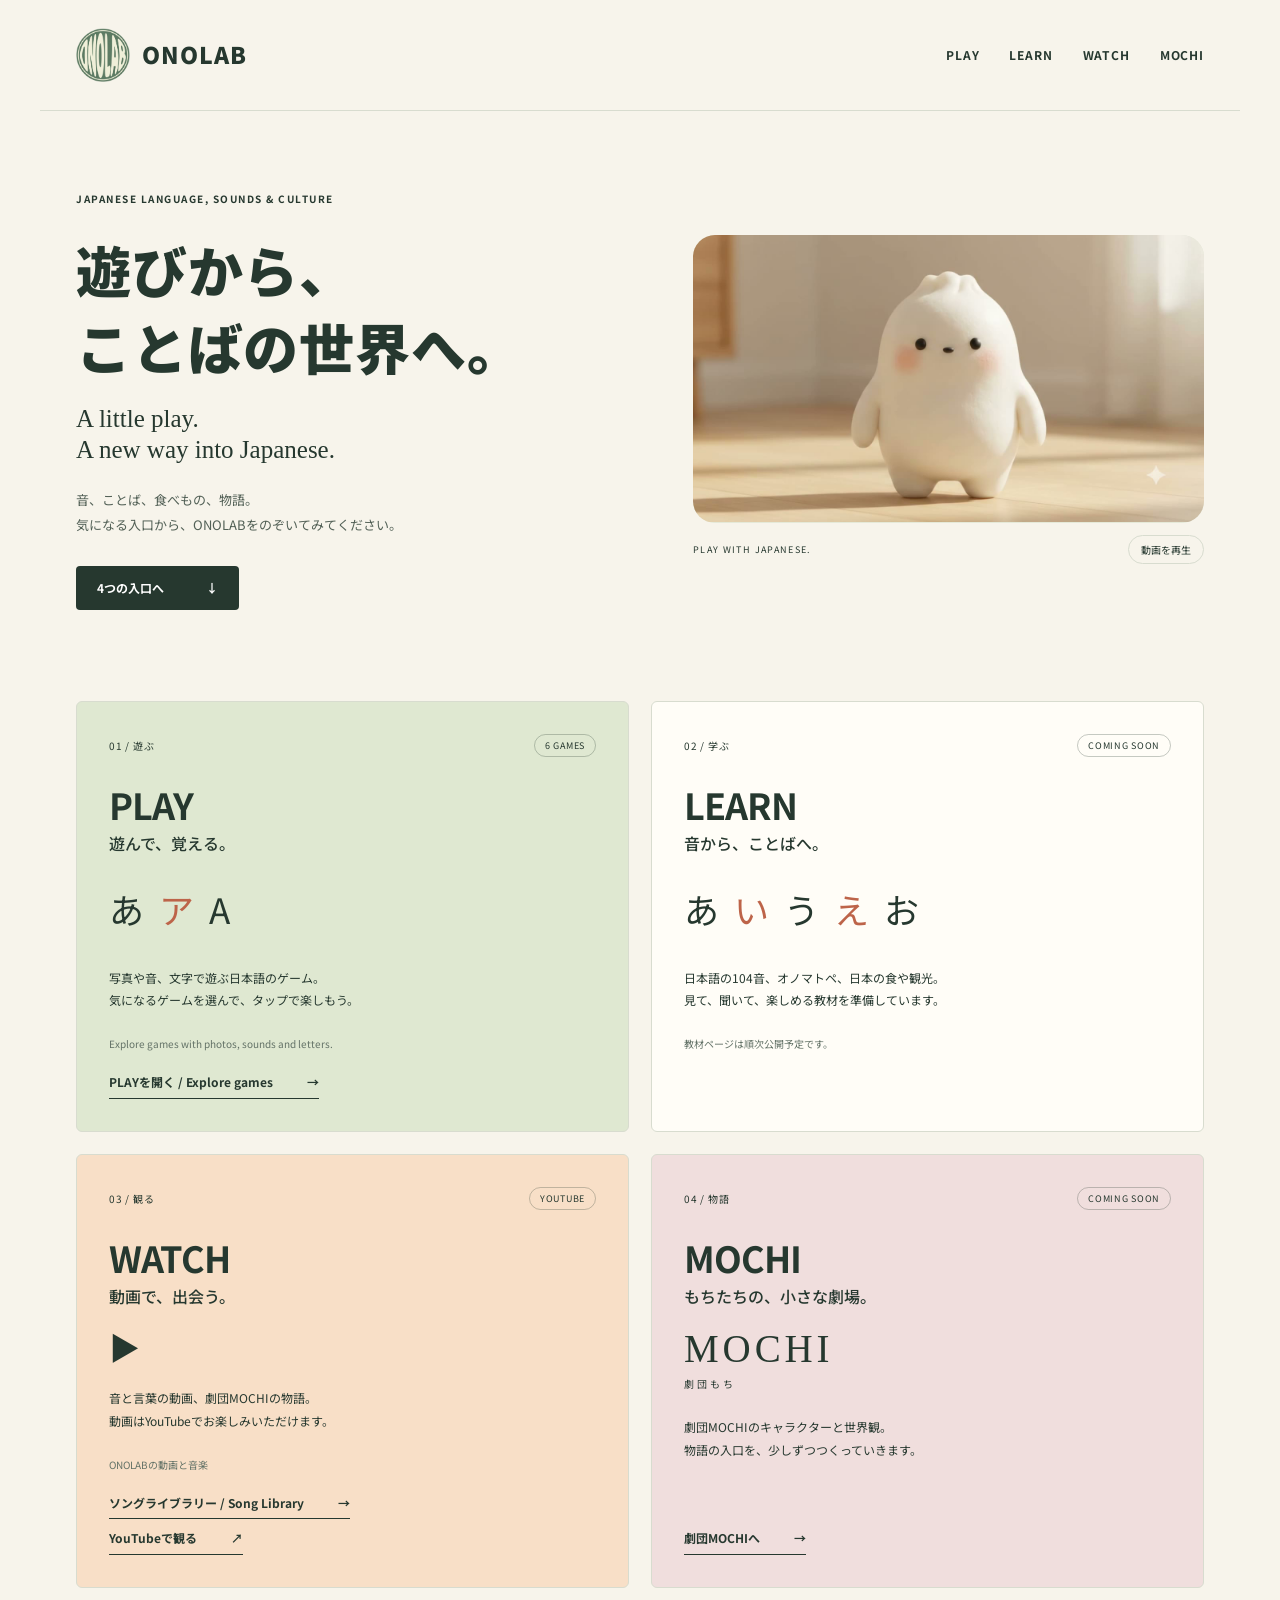
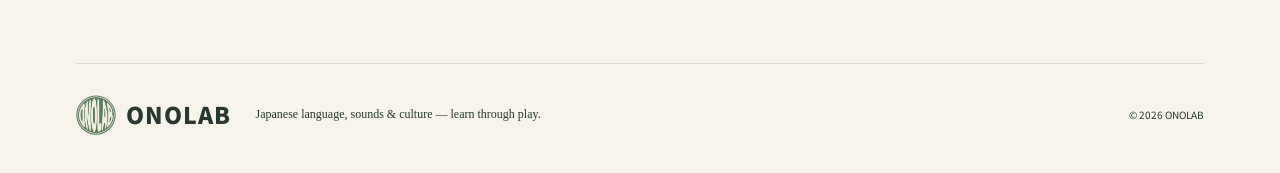
<file: index.html>
<!doctype html>
<html lang="ja">
<head>
<meta charset="utf-8"><meta name="viewport" content="width=device-width,initial-scale=1">
<title>ONOLAB — Japanese language, sounds & culture</title>
<meta name="description" content="遊びから、日本語と日本文化へ。ONOLABのゲーム、音と言葉の教材、動画、劇団MOCHIへの入口。">
<link rel="icon" type="image/svg+xml" href="data:image/svg+xml,%3Csvg xmlns='http://www.w3.org/2000/svg' viewBox='0 0 40 40'%3E%3Crect width='40' height='40' rx='12' fill='%2326382f'/%3E%3Ccircle cx='20' cy='20' r='11' fill='none' stroke='%23f6f2e8' stroke-width='5'/%3E%3C/svg%3E">
<link rel="stylesheet" href="style.css">
</head>
<body>
<header class="top"><a class="brand" href="./" aria-label="ONOLAB ホーム"><img class="brand-logo" src="logo.png" alt="">ONOLAB</a><nav aria-label="メイン"><a href="play/">PLAY</a><a href="#learn">LEARN</a><a href="#watch">WATCH</a><a href="mochi.html">MOCHI</a></nav></header>
<main>
<section class="hero"><div class="hero-copy"><p class="eyebrow">JAPANESE LANGUAGE, SOUNDS & CULTURE</p><h1>遊びから、<br>ことばの世界へ。</h1><p class="english">A little play.<br>A new way into Japanese.</p><p class="intro">音、ことば、食べもの、物語。<br>気になる入口から、ONOLABをのぞいてみてください。</p><a class="button" href="#doors">4つの入口へ <span aria-hidden="true">↓</span></a></div><div class="hero-art has-video"><video class="hero-video" id="welcome-video" autoplay muted loop playsinline preload="metadata" poster="mochi-poster.jpg" aria-label="視聴者の声を聞くMOCHIのキャラクター"><source src="mochi-welcome.mp4" type="video/mp4"></video><div class="video-caption"><p>PLAY WITH JAPANESE.</p><button class="motion-toggle" id="motion-toggle" type="button" aria-controls="welcome-video">動画を一時停止</button></div></div></section>
<section class="doors" id="doors" aria-label="ONOLABの4つの入口">
<article class="door play" id="play"><div class="door-top"><span class="serial">01 / 遊ぶ</span><span class="status">6 GAMES</span></div><h2><a href="play/">PLAY<span>遊んで、覚える。</span></a></h2><div class="sound" aria-hidden="true">あ <span>ア</span> A</div><p>写真や音、文字で遊ぶ日本語のゲーム。<br>気になるゲームを選んで、タップで楽しもう。</p><p class="small" lang="en">Explore games with photos, sounds and letters.</p><a class="text-link" href="play/">PLAYを開く / Explore games <span aria-hidden="true">→</span></a></article>
<article class="door learn" id="learn"><div class="door-top"><span class="serial">02 / 学ぶ</span><span class="status">COMING SOON</span></div><h2>LEARN<span>音から、ことばへ。</span></h2><div class="sound" aria-hidden="true">あ <span>い</span> う <span>え</span> お</div><p>日本語の104音、オノマトペ、日本の食や観光。<br>見て、聞いて、楽しめる教材を準備しています。</p><p class="small">教材ページは順次公開予定です。</p></article>
<article class="door watch" id="watch"><div class="door-top"><span class="serial">03 / 観る</span><span class="status">YOUTUBE</span></div><h2>WATCH<span>動画で、出会う。</span></h2><div class="video-symbol" aria-hidden="true">▶</div><p>音と言葉の動画、劇団MOCHIの物語。<br>動画はYouTubeでお楽しみいただけます。</p><p class="small">ONOLABの動画と音楽</p><a class="text-link" href="songs/">ソングライブラリー / Song Library <span aria-hidden="true">→</span></a><a class="text-link" href="https://www.youtube.com/@ONOLAB" target="_blank" rel="noopener noreferrer">YouTubeで観る <span aria-hidden="true">↗</span></a></article>
<article class="door mochi" id="mochi"><div class="door-top"><span class="serial">04 / 物語</span><span class="status">COMING SOON</span></div><h2>MOCHI<span>もちたちの、小さな劇場。</span></h2><div class="mochi-word" aria-hidden="true">MOCHI<span>劇団もち</span></div><p>劇団MOCHIのキャラクターと世界観。<br>物語の入口を、少しずつつくっていきます。</p><a class="text-link" href="mochi.html">劇団MOCHIへ <span aria-hidden="true">→</span></a></article>
</section>
</main>
<footer><a class="brand" href="./"><img class="brand-logo" src="logo.png" alt="">ONOLAB</a><p>Japanese language, sounds & culture — learn through play.</p><span>© 2026 ONOLAB</span></footer>
<script>
const video = document.getElementById('welcome-video');
const toggle = document.getElementById('motion-toggle');
const reducedMotion = window.matchMedia('(prefers-reduced-motion: reduce)');
function syncMotion() { toggle.textContent = video.paused ? '動画を再生' : '動画を一時停止'; }
video.addEventListener('play', syncMotion);
video.addEventListener('pause', syncMotion);
toggle.addEventListener('click', () => { if (video.paused) video.play().catch(syncMotion); else video.pause(); });
if (reducedMotion.matches) { video.removeAttribute('autoplay'); video.pause(); }
reducedMotion.addEventListener('change', event => { if (event.matches) video.pause(); });
syncMotion();
</script>
</body></html>
</file>
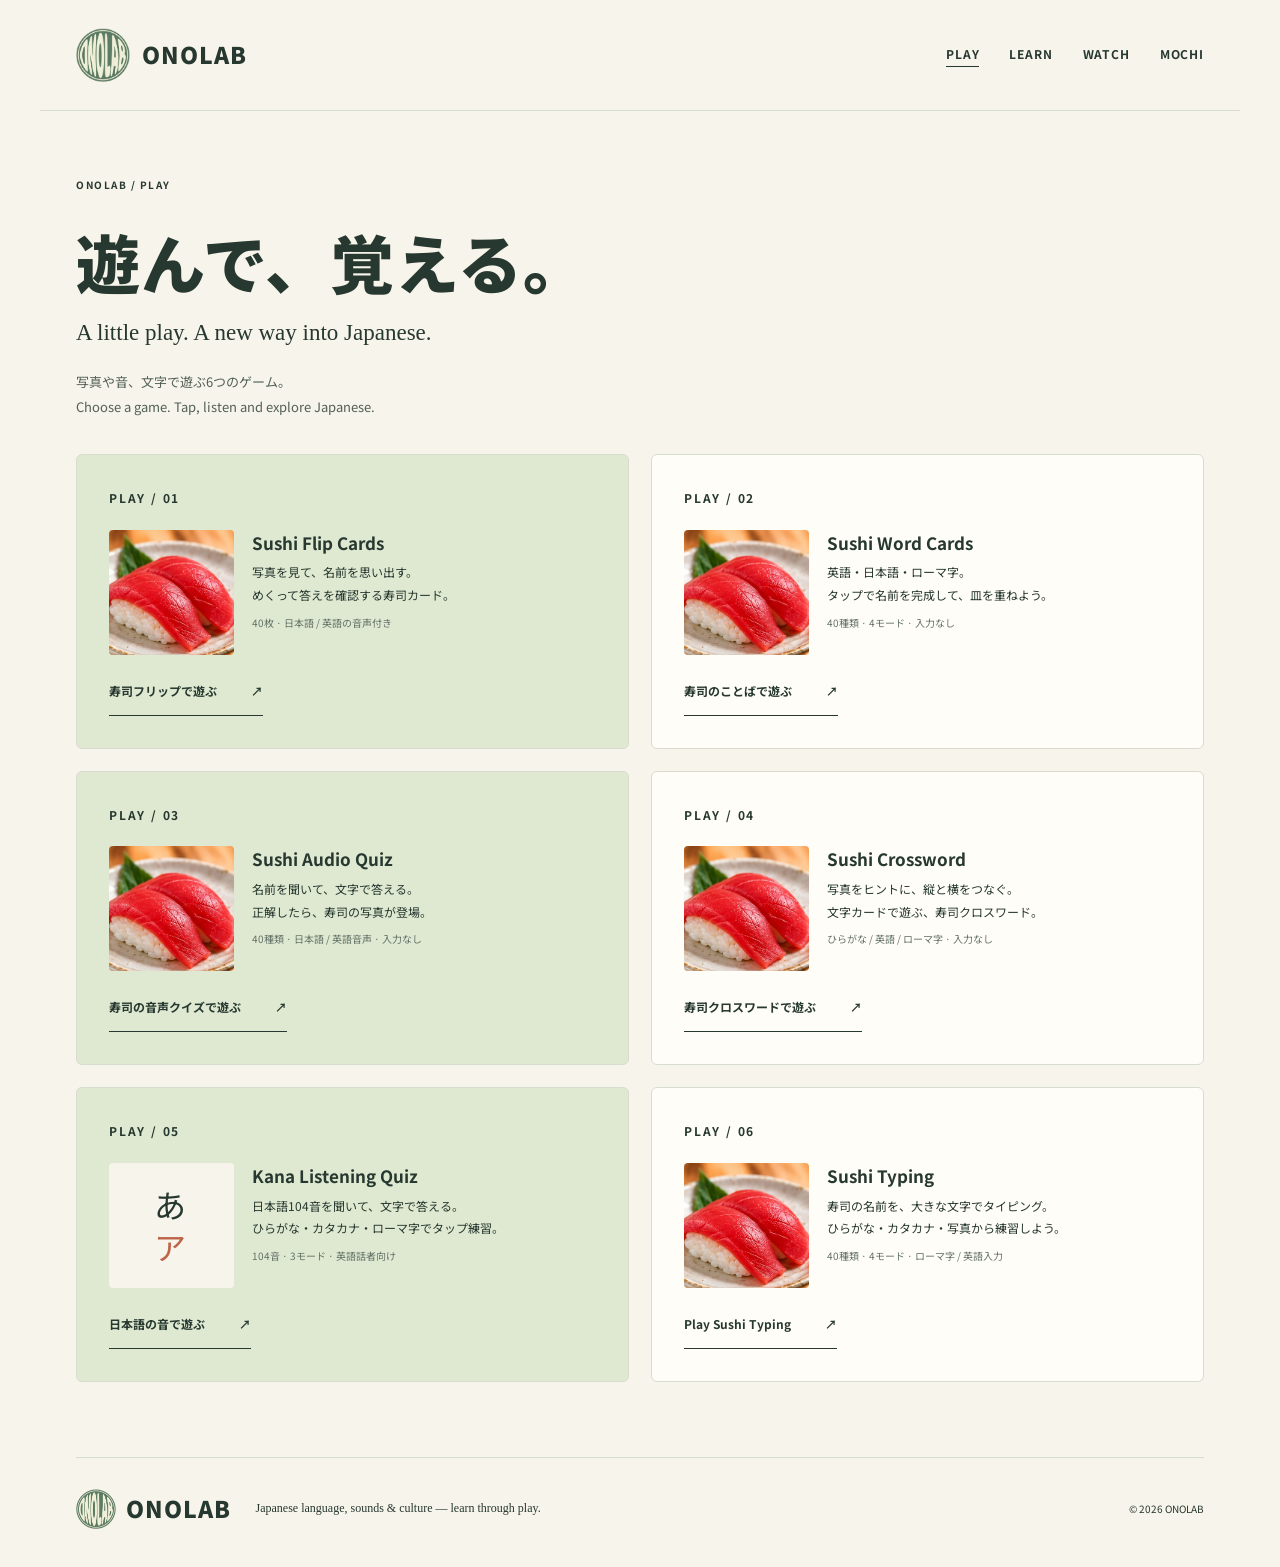
<file: play/index.html>
<!doctype html>
<html lang="ja">
<head>
<meta charset="utf-8"><meta name="viewport" content="width=device-width,initial-scale=1">
<title>PLAY — ONOLAB Games</title>
<meta name="description" content="写真、音声、文字で遊ぶONOLABの日本語ゲーム。寿司フリップ、ことばカード、音声クイズ、クロスワード、日本語104音クイズ、寿司タイピング。">
<link rel="icon" type="image/svg+xml" href="data:image/svg+xml,%3Csvg xmlns='http://www.w3.org/2000/svg' viewBox='0 0 40 40'%3E%3Crect width='40' height='40' rx='12' fill='%2326382f'/%3E%3Ccircle cx='20' cy='20' r='11' fill='none' stroke='%23f6f2e8' stroke-width='5'/%3E%3C/svg%3E">
<link rel="stylesheet" href="../style.css">
<style>
.play-intro{padding:64px 0 34px}.play-intro h1{font-size:clamp(38px,6vw,64px);margin-bottom:12px}.play-intro .english{font-size:23px}.play-intro .intro{margin-bottom:0}.games{display:grid;grid-template-columns:repeat(2,minmax(0,1fr));gap:22px;padding-bottom:75px}.game-card{min-width:0;min-height:285px;background:var(--green)}.game-card:nth-child(2n){background:#fffdf7}.game-card .eyebrow{margin-bottom:20px}.game-card .sushi-link{width:100%;align-items:flex-start}.game-card h3{line-height:1.5}.game-card .sound{width:125px;min-width:125px;height:125px;border-radius:4px;background:#f7f4eb;display:grid;place-content:center;font-size:32px;letter-spacing:.08em;line-height:1.3;margin:0}.game-card .sushi-link .sound span{display:block;text-align:center}.game-card .text-link{min-height:44px}.top nav a[aria-current="page"]{border-bottom:1px solid currentColor}@media(max-width:750px){.play-intro{padding:44px 0 26px}.games{grid-template-columns:1fr;gap:16px}.game-card{min-height:260px}.game-card .sound{width:105px;min-width:105px;height:105px}}@media(max-width:420px){.play-intro h1{font-size:28px}.game-card .sushi-link{flex-wrap:nowrap;gap:14px}.game-card .sushi-link img,.game-card .sound{width:76px;min-width:76px;height:76px}.game-card .sound{font-size:25px}.game-card h3{font-size:16px}.game-card{padding:22px}}
</style></head><body>
<header class="top"><a class="brand" href="../" aria-label="ONOLAB ホーム"><img class="brand-logo" src="../logo.png" alt="">ONOLAB</a><nav aria-label="メイン"><a href="./" aria-current="page">PLAY</a><a href="../#learn">LEARN</a><a href="../#watch">WATCH</a><a href="../mochi.html">MOCHI</a></nav></header>
<main><section class="play-intro"><p class="eyebrow">ONOLAB / PLAY</p><h1>遊んで、覚える。</h1><p class="english" lang="en">A little play. A new way into Japanese.</p><p class="intro">写真や音、文字で遊ぶ6つのゲーム。<br><span lang="en">Choose a game. Tap, listen and explore Japanese.</span></p></section>
<section class="games" aria-label="ゲーム一覧 / Games"><article class="door game-card"><p class="eyebrow">PLAY / 01</p><a class="sushi-link" href="../sushi.html"><img src="../assets/sushi.jpg" alt="まぐろの握り寿司"><div><h3>Sushi Flip Cards</h3><p>写真を見て、名前を思い出す。<br>めくって答えを確認する寿司カード。</p><p class="small">40枚 · 日本語 / 英語の音声付き</p></div></a><a class="text-link" href="../sushi.html">寿司フリップで遊ぶ <span aria-hidden="true">↗</span></a></article>
<article class="door game-card"><p class="eyebrow">PLAY / 02</p><a class="sushi-link" href="sushi-words/"><img src="../assets/sushi.jpg" alt="寿司のことばカード"><div><h3>Sushi Word Cards</h3><p>英語・日本語・ローマ字。<br>タップで名前を完成して、皿を重ねよう。</p><p class="small">40種類 · 4モード · 入力なし</p></div></a><a class="text-link" href="sushi-words/">寿司のことばで遊ぶ <span aria-hidden="true">↗</span></a></article>
<article class="door game-card"><p class="eyebrow">PLAY / 03</p><a class="sushi-link" href="sushi-audio/"><img src="../assets/sushi.jpg" alt="寿司の音声クイズ"><div><h3>Sushi Audio Quiz</h3><p>名前を聞いて、文字で答える。<br>正解したら、寿司の写真が登場。</p><p class="small">40種類 · 日本語 / 英語音声 · 入力なし</p></div></a><a class="text-link" href="sushi-audio/">寿司の音声クイズで遊ぶ <span aria-hidden="true">↗</span></a></article>
<article class="door game-card"><p class="eyebrow">PLAY / 04</p><a class="sushi-link" href="sushi-crossword/"><img src="../assets/sushi.jpg" alt="寿司クロスワード"><div><h3>Sushi Crossword</h3><p>写真をヒントに、縦と横をつなぐ。<br>文字カードで遊ぶ、寿司クロスワード。</p><p class="small">ひらがな / 英語 / ローマ字 · 入力なし</p></div></a><a class="text-link" href="sushi-crossword/">寿司クロスワードで遊ぶ <span aria-hidden="true">↗</span></a></article>
<article class="door game-card"><p class="eyebrow">PLAY / 05</p><a class="sushi-link" href="kana-listening/"><div class="sound" aria-hidden="true">あ <span>ア</span></div><div><h3>Kana Listening Quiz</h3><p>日本語104音を聞いて、文字で答える。<br>ひらがな・カタカナ・ローマ字でタップ練習。</p><p class="small">104音 · 3モード · 英語話者向け</p></div></a><a class="text-link" href="kana-listening/">日本語の音で遊ぶ <span aria-hidden="true">↗</span></a></article><article class="door game-card"><p class="eyebrow">PLAY / 06</p><a class="sushi-link" href="sushi-typing/"><img src="../assets/sushi.jpg" alt="寿司タイピング"><div><h3>Sushi Typing</h3><p>寿司の名前を、大きな文字でタイピング。<br>ひらがな・カタカナ・写真から練習しよう。</p><p class="small">40種類 · 4モード · ローマ字 / 英語入力</p></div></a><a class="text-link" href="sushi-typing/">Play Sushi Typing <span aria-hidden="true">↗</span></a></article></section></main>
<footer><a class="brand" href="../"><img class="brand-logo" src="../logo.png" alt="">ONOLAB</a><p>Japanese language, sounds & culture — learn through play.</p><span>© 2026 ONOLAB</span></footer>
</body></html>
</file>
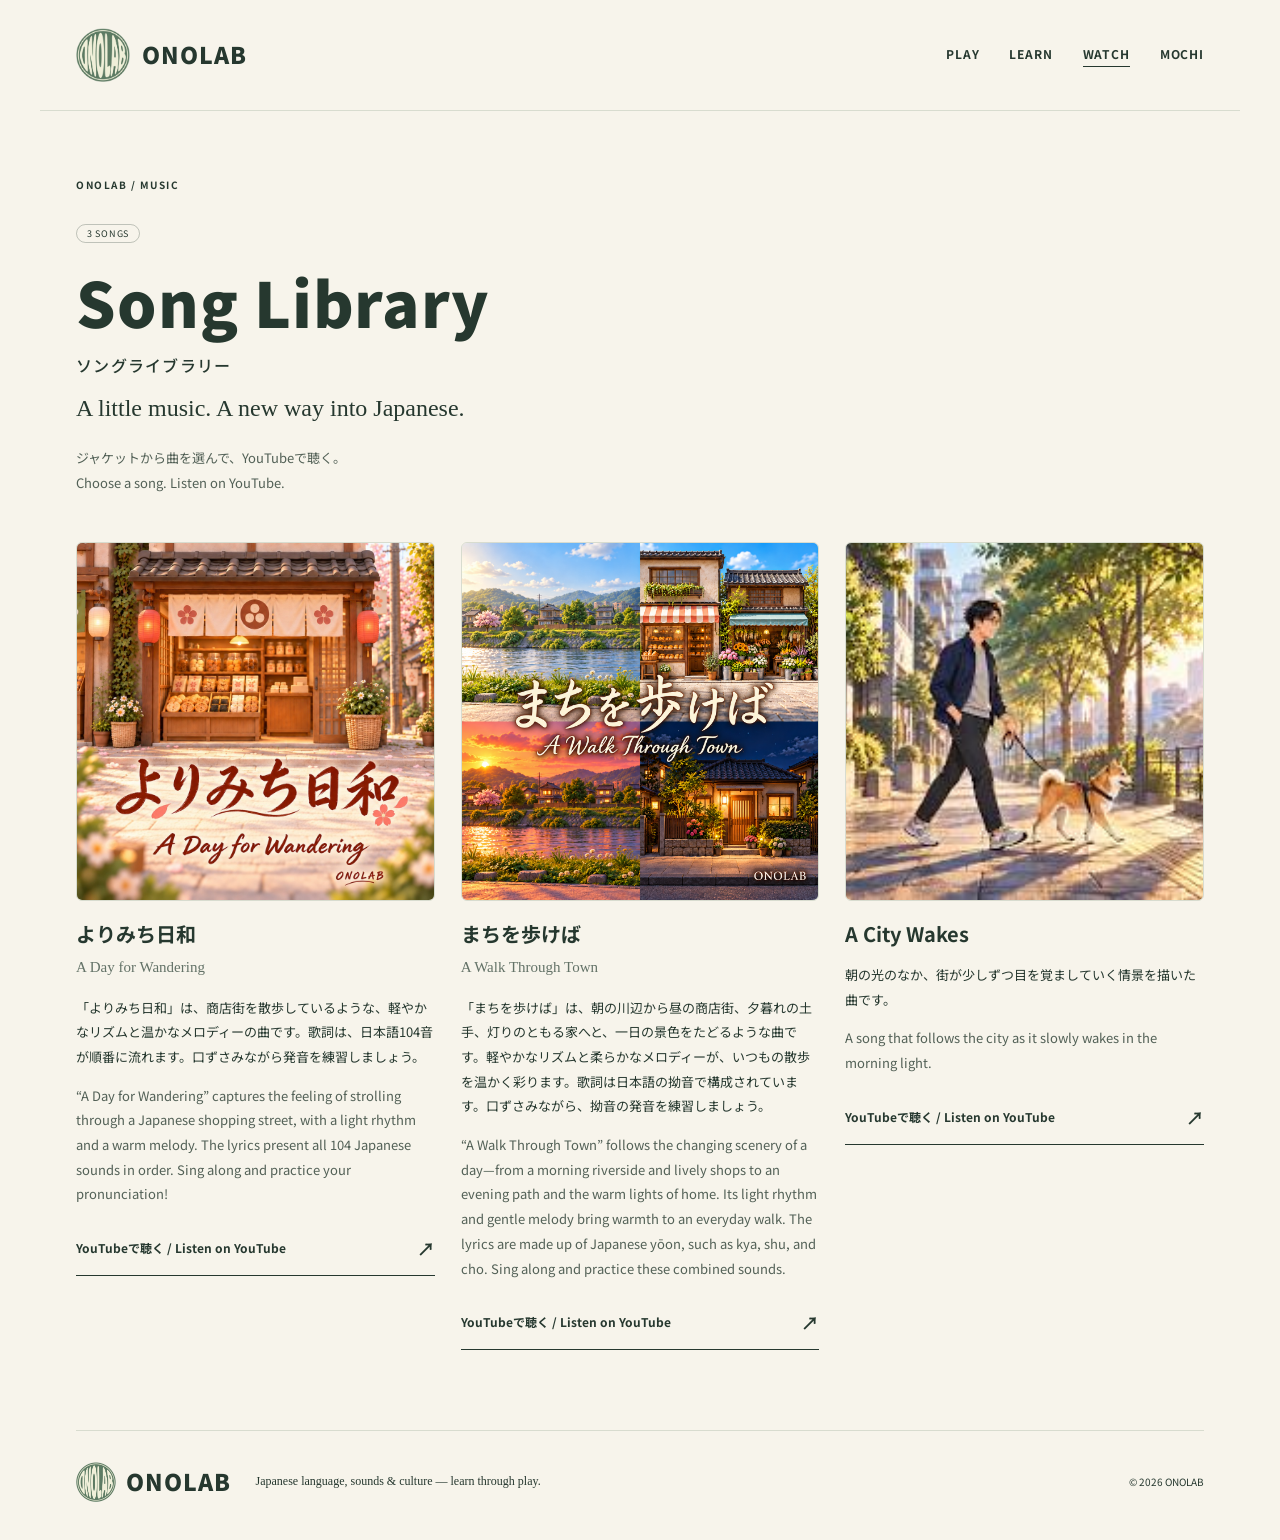
<file: songs/index.html>
<!doctype html>
<html lang="ja"><head><meta charset="utf-8"><meta name="viewport" content="width=device-width,initial-scale=1">
<title>Song Library — ONOLAB</title><meta name="description" content="ONOLABのソングライブラリー。ジャケットから曲を選んで、YouTubeで聴く。音楽から、日本語とことばの世界へ。">
<link rel="stylesheet" href="../style.css"><link rel="stylesheet" href="library.css?v=3">
<script defer src="data.js?v=6"></script><script defer src="library.js?v=2"></script></head>
<body><header class="top"><a class="brand" href="../" aria-label="ONOLAB ホーム"><img class="brand-logo" src="../logo.png" alt="">ONOLAB</a><nav aria-label="メイン"><a href="../play/">PLAY</a><a href="../#learn">LEARN</a><a href="../#watch" aria-current="location">WATCH</a><a href="../mochi.html">MOCHI</a></nav></header>
<main><section class="library-intro"><p class="eyebrow">ONOLAB / MUSIC</p><span id="song-count" class="status">SONG LIBRARY</span><h1>Song Library<span>ソングライブラリー</span></h1><p class="english" lang="en">A little music. A new way into Japanese.</p><p class="intro">ジャケットから曲を選んで、YouTubeで聴く。<br><span lang="en">Choose a song. Listen on YouTube.</span></p></section>
<section id="song-grid" class="song-grid" aria-label="曲一覧 / Songs" hidden></section>
<section id="empty-library" class="empty-library" aria-labelledby="coming-title"><div class="library-art" aria-hidden="true"><span>ONOLAB / SONG LIBRARY</span><strong>Sounds<br>& words.</strong></div><div class="empty-copy"><p class="eyebrow">COMING SOON</p><h2 id="coming-title">曲を準備しています。</h2><p>音楽から、ことばの世界へ。<br>公開した曲を、ここに少しずつ並べていきます。</p><p class="english" lang="en">Songs are on their way.<br>Come back for a little music.</p><a class="text-link" href="https://www.youtube.com/@ONOLAB" target="_blank" rel="noopener noreferrer">ONOLABのYouTubeチャンネル <span aria-hidden="true">↗</span></a></div></section>
<template id="song-template"><article class="song-card"><div class="jacket"><img loading="lazy" decoding="async" alt=""><div class="cover-fallback" hidden><small>ONOLAB / MUSIC</small><span></span></div></div><h2></h2><p class="song-title-en" lang="en"></p><p class="song-description-ja"></p><p class="song-description-en" lang="en"></p><p class="song-pending" hidden>公開準備中 / Coming soon on YouTube</p><a class="youtube-link" target="_blank" rel="noopener noreferrer">YouTubeで聴く / Listen on YouTube <span aria-hidden="true">↗</span></a></article></template>
<noscript><p>曲一覧を表示するにはJavaScriptを有効にしてください。</p></noscript></main>
<footer><a class="brand" href="../"><img class="brand-logo" src="../logo.png" alt="">ONOLAB</a><p>Japanese language, sounds & culture — learn through play.</p><span>© 2026 ONOLAB</span></footer></body></html>
</file>
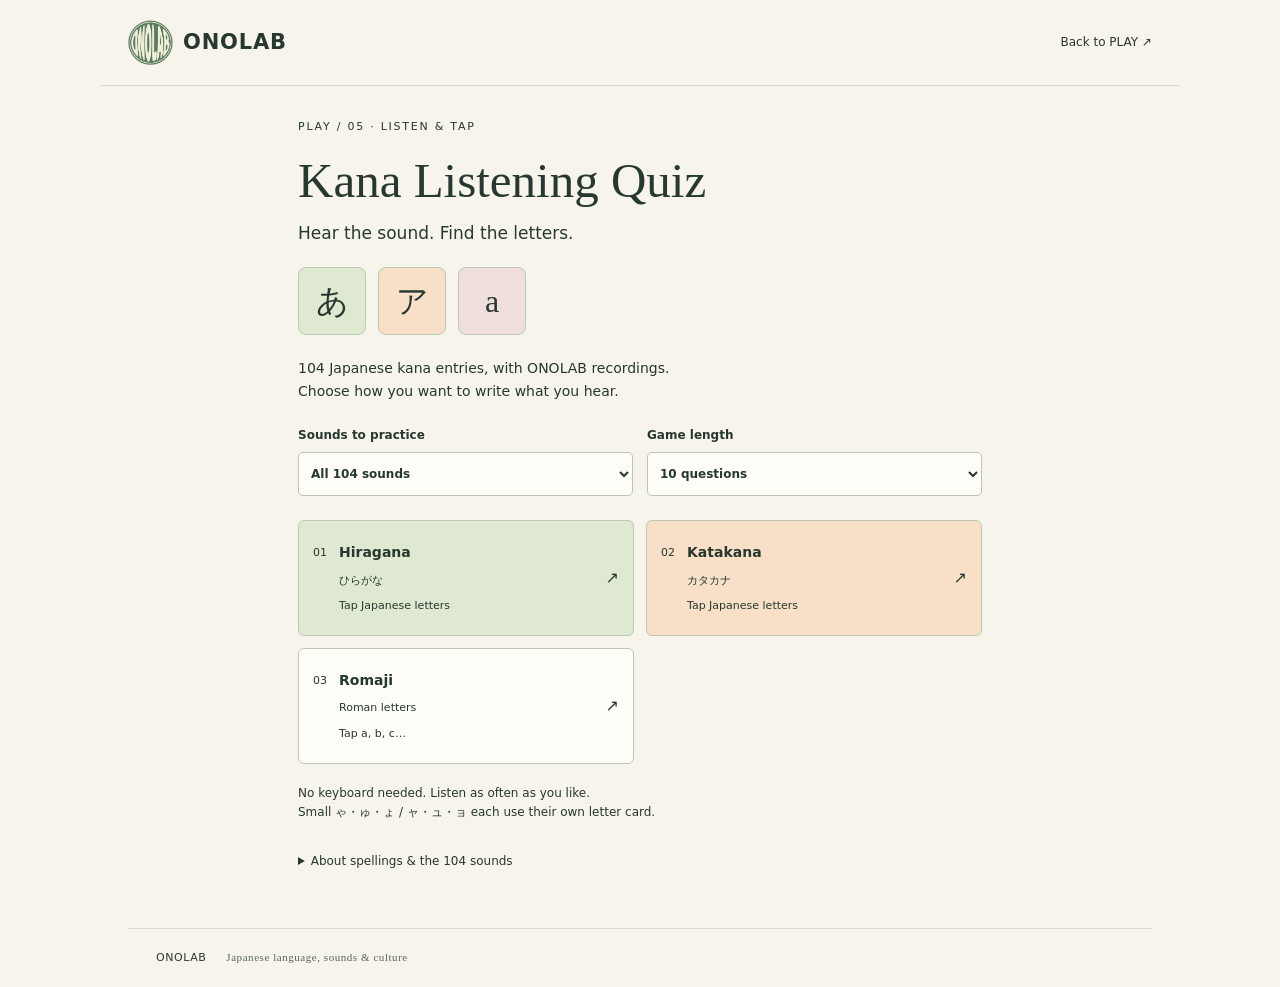
<file: play/kana-listening/index.html>
<!doctype html><html lang="en"><head><meta charset="utf-8"><meta name="viewport" content="width=device-width,initial-scale=1"><title>Kana Listening Quiz | ONOLAB PLAY</title><meta name="description" content="Hear 104 Japanese kana sounds and build your answer with tap cards. Practice hiragana, katakana or romaji with original ONOLAB recordings."><link rel="stylesheet" href="../sushi-words/game.css?v=40"><link rel="stylesheet" href="kana.css?v=1"><script defer src="data.js?v=1"></script><script defer src="audio-1.js?v=1"></script><script defer src="audio-2.js?v=1"></script><script defer src="audio-3.js?v=1"></script><script defer src="audio-4.js?v=1"></script><script defer src="quiz.js?v=1"></script></head><body>
<header><a class="brand" href="../../"><img src="../../logo.png" alt="">ONOLAB</a><a class="back" href="../">Back to PLAY ↗</a></header><main>
<section id="menu" aria-labelledby="title"><p class="eyebrow">PLAY / 05 · LISTEN & TAP</p><h1 id="title">Kana Listening Quiz<span>Hear the sound. Find the letters.</span></h1><div class="sound-preview" aria-hidden="true"><span>あ</span><span>ア</span><span>a</span></div><p class="intro">104 Japanese kana entries, with ONOLAB recordings.<br>Choose how you want to write what you hear.</p>
<div class="settings"><label for="sound-set">Sounds to practice<select id="sound-set"><option value="all">All 104 sounds</option><option value="basic">Basic sounds · 46</option><option value="voiced">Voiced & P sounds · 25</option><option value="combined">Combined sounds · 33</option></select></label><label for="round-size">Game length<select id="round-size"><option value="10">10 questions</option><option value="20">20 questions</option><option value="all">Every sound in this set</option></select></label></div>
<div class="modes"><button data-mode="hiragana" disabled><span class="mode-number">01</span><span><strong>Hiragana</strong><small lang="ja">ひらがな</small><small>Tap Japanese letters</small></span><span aria-hidden="true">↗</span></button><button data-mode="katakana" disabled><span class="mode-number">02</span><span><strong>Katakana</strong><small lang="ja">カタカナ</small><small>Tap Japanese letters</small></span><span aria-hidden="true">↗</span></button><button data-mode="romaji" disabled><span class="mode-number">03</span><span><strong>Romaji</strong><small>Roman letters</small><small>Tap a, b, c…</small></span><span aria-hidden="true">↗</span></button></div>
<p id="loading-status" class="rule" role="status">Preparing your audio…</p><button id="reload" class="quiet" hidden>Reload audio</button><p class="rule">No keyboard needed. Listen as often as you like.<br>Small ゃ・ゅ・ょ / ャ・ュ・ョ each use their own letter card.</p><details class="notes"><summary>About spellings & the 104 sounds</summary><p>46 basic entries + 25 voiced and P entries + 33 combined entries. Some entries sound alike: お / を, じ / ぢ and ず / づ. Either spelling is accepted for those sounds.</p><p>Romaji accepts common alternatives, such as shi / si, chi / ti, tsu / tu, fu / hu and sha / sya. The sound ん accepts n / nn. These are sound recognition questions, so di / ji and du / zu also count for the matching sounds.</p><p>The recordings are reused from ONOLAB’s pronunciation lessons. <a href="https://www.tofugu.com/japanese/learn-hiragana/" target="_blank" rel="noopener">Read more about kana spellings ↗</a></p></details></section>
<section id="game" class="kana-game" hidden aria-label="Kana listening game"><div class="game-top"><div><span id="mode-label"></span><p id="progress"></p></div><button id="change-mode" class="quiet">Change mode</button></div><div class="score-line"><span id="sound-group"></span><p><strong id="score">0</strong> correct</p></div>
<div class="listen-panel"><span class="sound-symbol" aria-hidden="true">♪</span><p>Listen to the Japanese sound</p><button id="listen" class="listen"><span aria-hidden="true">▶</span> Listen again</button><p id="audio-status" class="audio-status" role="status" aria-live="polite"></p><audio id="player" preload="auto" hidden></audio></div>
<h2 id="instruction" tabindex="-1">Tap the letters, then check your answer.</h2><div id="answer" class="answer" role="group" aria-label="Your answer"></div><div class="edit-controls"><button id="delete" class="quiet" aria-label="Delete the last letter">⌫ Delete</button><button id="clear" class="quiet">Clear</button></div><p id="feedback" class="feedback" role="status" aria-live="polite"></p><div id="cards" class="choices letters" aria-label="Letter cards"></div><button id="check" class="primary">Check answer</button><button id="skip" class="quiet skip">Skip & see the answer →</button><div id="reveal" class="reveal" hidden><p id="reveal-title"></p><div class="answer-trio"><span id="reveal-hira" lang="ja"></span><span id="reveal-kata" lang="ja"></span><span id="reveal-romaji"></span></div><p id="spelling-note"></p><button id="next" class="primary">Next sound →</button></div></section>
<section id="result" class="result" hidden aria-labelledby="result-title"><p class="eyebrow">NICE LISTENING</p><h2 id="result-title" tabindex="-1"></h2><p id="result-copy"></p><button id="again" class="primary">Play again</button><button id="result-modes" class="quiet">Choose a mode</button><a href="../">Explore ONOLAB PLAY ↗</a></section><noscript><p>Please enable JavaScript to play.</p></noscript></main><footer>ONOLAB <span>Japanese language, sounds & culture</span></footer></body></html>
</file>
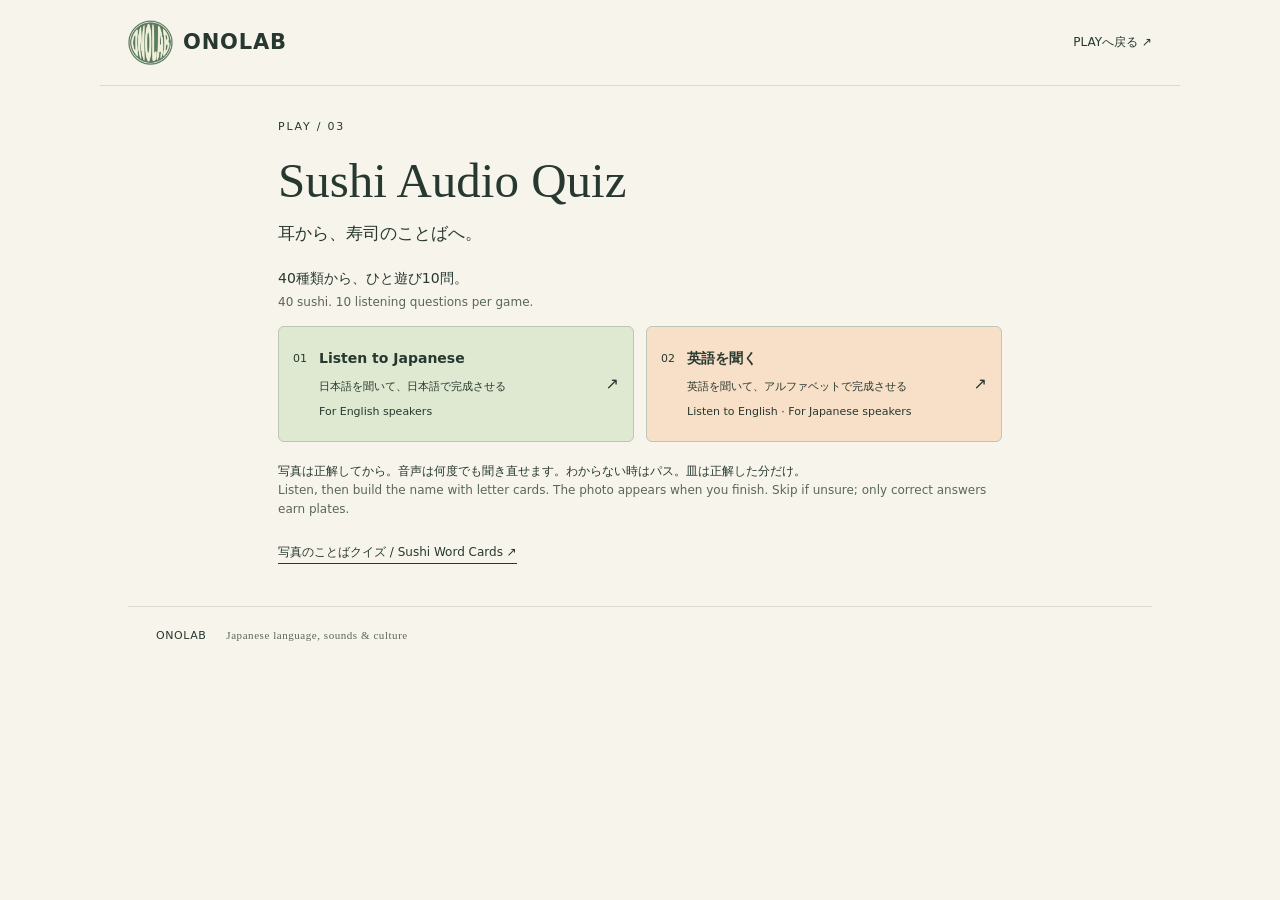
<file: play/sushi-audio/index.html>
<!doctype html><html lang="ja"><head><meta charset="utf-8"><meta name="viewport" content="width=device-width,initial-scale=1">
<title>Sushi Audio Quiz | ONOLAB PLAY</title><meta name="description" content="寿司の名前を聞いて、日本語や英語の文字カードで答える音声クイズ。正解すると寿司の写真が現れます。">
<link rel="icon" href="data:image/svg+xml,%3Csvg xmlns='http://www.w3.org/2000/svg' viewBox='0 0 40 40'%3E%3Crect width='40' height='40' rx='12' fill='%2326382f'/%3E%3Ccircle cx='20' cy='20' r='11' fill='none' stroke='%23f6f2e8' stroke-width='5'/%3E%3C/svg%3E">
<link rel="stylesheet" href="../sushi-words/game.css?v=40"><link rel="stylesheet" href="quiz.css?v=2">
<script defer src="data.js?v=1"></script><script defer src="audio-1.js?v=1"></script><script defer src="audio-2.js?v=1"></script><script defer src="audio-3.js?v=1"></script><script defer src="audio-4.js?v=1"></script><script defer src="quiz.js?v=2"></script></head>
<body><header><a class="brand" href="../../"><img src="../../logo.png" alt="">ONOLAB</a><a class="back" href="../">PLAYへ戻る ↗</a></header><main>
<section id="menu" class="menu" aria-labelledby="title"><p class="eyebrow">PLAY / 03</p><h1 id="title">Sushi Audio Quiz<span>耳から、寿司のことばへ。</span></h1>
<p class="intro">40種類から、ひと遊び10問。<br><span lang="en">40 sushi. 10 listening questions per game.</span></p>
<div class="modes"><button data-mode="ja" disabled><span class="mode-number">01</span><span><strong lang="en">Listen to Japanese</strong><small>日本語を聞いて、日本語で完成させる</small><small lang="en">For English speakers</small></span><span aria-hidden="true">↗</span></button><button data-mode="en" disabled><span class="mode-number">02</span><span><strong>英語を聞く</strong><small>英語を聞いて、アルファベットで完成させる</small><small lang="en">Listen to English · For Japanese speakers</small></span><span aria-hidden="true">↗</span></button></div>
<p id="loading-status" class="rule" role="status">音声を準備しています。<br><span lang="en">Preparing audio…</span></p><button id="reload-audio" class="quiet" hidden>再読み込み / Reload</button>
<p class="rule">写真は正解してから。音声は何度でも聞き直せます。わからない時はパス。皿は正解した分だけ。<br><span lang="en">Listen, then build the name with letter cards. The photo appears when you finish. Skip if unsure; only correct answers earn plates.</span></p><a class="other-game" href="../sushi-words/">写真のことばクイズ / Sushi Word Cards ↗</a></section>
<section id="game" class="game" hidden aria-label="寿司音声クイズ"><div class="game-top"><div><span id="mode-label"></span><p id="progress"></p></div><button id="change-mode" class="quiet">モード変更 / Modes</button></div><div class="counter"><span id="plate-count">0</span> 皿 <small>plates</small></div><aside class="plate-rack" aria-label="正解した皿"><div id="plates" aria-hidden="true"></div></aside>
<div class="question"><div class="photo-wrap audio-frame"><div id="photo-blank" class="photo-blank" role="img" aria-label="正解すると写真が現れる空欄 / Photo appears after the correct answer"></div><img id="sushi-photo" class="audio-photo" alt="" hidden><p id="image-error" hidden>写真を読み込めませんでした。<br>Image unavailable. <button id="retry-image" class="quiet">再読み込み / Retry</button></p></div>
<button id="listen" class="listen" aria-label="もう一度聞く / Listen again"><span aria-hidden="true">▶</span><span id="listen-label">もう一度聞く / Listen again</span></button><p id="audio-status" class="audio-status" role="status" aria-live="polite"></p><audio id="player" preload="auto" hidden></audio>
<h2 id="instruction" tabindex="-1"></h2><div id="word" class="word" aria-label="空欄を左から埋める / Fill the blanks from left to right"></div><p id="feedback" class="feedback" role="status" aria-live="polite"></p><p id="translation" class="translation"></p><div id="choices" class="choices letters"></div><button id="pass" class="quiet pass">パス / Skip →</button><button id="next" class="primary" hidden>次のひと皿 / Next →</button></div></section>
<section id="result" class="result" hidden aria-labelledby="result-title"><p class="eyebrow">ごちそうさまでした / WELL PLAYED</p><h2 id="result-title" tabindex="-1"></h2><p id="result-copy"></p><button id="again" class="primary">同じモードでもう一度 / Play again</button><button id="result-modes" class="quiet">モードを選ぶ / Choose a mode</button><a href="../sushi-words/">写真のことばクイズ / Sushi Word Cards ↗</a></section>
<noscript><p>音声クイズにはJavaScriptが必要です。 / Enable JavaScript to play.</p></noscript></main><footer>ONOLAB <span>Japanese language, sounds & culture</span></footer></body></html>
</file>
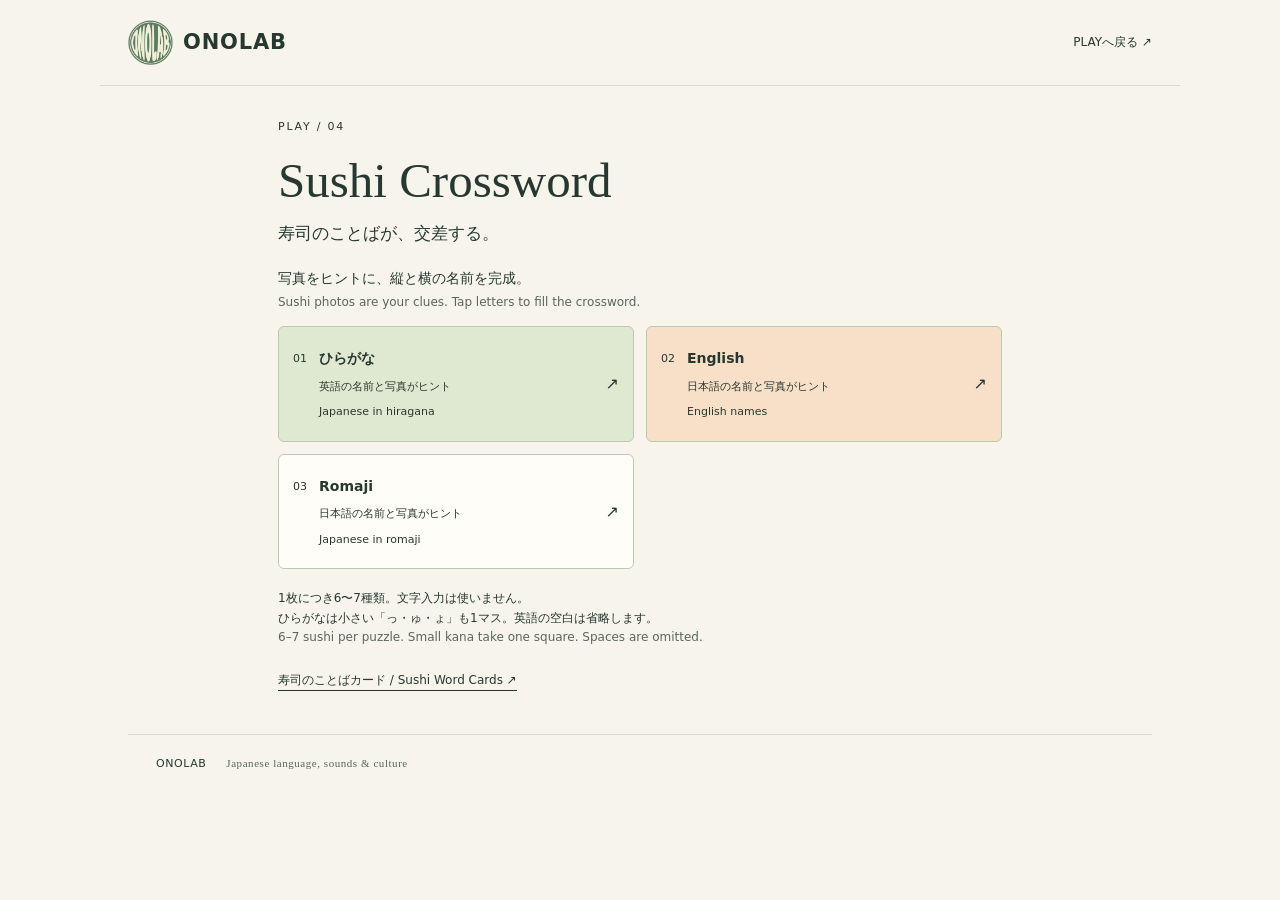
<file: play/sushi-crossword/index.html>
<!doctype html><html lang="ja"><head><meta charset="utf-8"><meta name="viewport" content="width=device-width,initial-scale=1"><title>Sushi Crossword | ONOLAB PLAY</title><meta name="description" content="寿司の写真をヒントに、ひらがな・英語・ローマ字で遊ぶタップ式クロスワード。"><link rel="stylesheet" href="../sushi-words/game.css?v=40"><link rel="stylesheet" href="crossword.css?v=1"><script defer src="../sushi-words/data.js?v=40"></script><script defer src="puzzles.js?v=1"></script><script defer src="crossword.js?v=1"></script></head><body>
<header><a class="brand" href="../../"><img src="../../logo.png" alt="">ONOLAB</a><a class="back" href="../">PLAYへ戻る ↗</a></header><main>
<section id="menu" aria-labelledby="title"><p class="eyebrow">PLAY / 04</p><h1 id="title">Sushi Crossword<span>寿司のことばが、交差する。</span></h1><p class="intro">写真をヒントに、縦と横の名前を完成。<br><span lang="en">Sushi photos are your clues. Tap letters to fill the crossword.</span></p><div class="modes"><button data-mode="ja"><span class="mode-number">01</span><span><strong>ひらがな</strong><small>英語の名前と写真がヒント</small><small lang="en">Japanese in hiragana</small></span><span>↗</span></button><button data-mode="en"><span class="mode-number">02</span><span><strong>English</strong><small>日本語の名前と写真がヒント</small><small lang="en">English names</small></span><span>↗</span></button><button data-mode="romaji"><span class="mode-number">03</span><span><strong>Romaji</strong><small>日本語の名前と写真がヒント</small><small lang="en">Japanese in romaji</small></span><span>↗</span></button></div><p class="rule">1枚につき6〜7種類。文字入力は使いません。<br>ひらがなは小さい「っ・ゅ・ょ」も1マス。英語の空白は省略します。<br><span lang="en">6–7 sushi per puzzle. Small kana take one square. Spaces are omitted.</span></p><a class="other-game" href="../sushi-words/">寿司のことばカード / Sushi Word Cards ↗</a></section>
<section id="game" hidden aria-label="寿司クロスワード"><div class="game-top"><div><span id="mode-label"></span><p id="progress"></p></div><button id="change-mode" class="quiet">モード変更 / Modes</button></div><div class="cross-score"><span id="plate-count">0</span> 皿 <small>plates</small><div id="plates" aria-hidden="true"></div></div>
<div class="board-scroll" tabindex="0" aria-label="クロスワード盤。横にスクロールできます / Scrollable crossword"><div id="board" class="board" role="group" aria-label="クロスワードのマス / Crossword squares"></div></div><p class="board-note">番号やマスをタップして選ぶ。盤面は上下左右に動かせます。<span class="enline" lang="en">Tap a clue or square. Scroll to see the whole board.</span></p>
<div class="clue-panel"><img id="clue-photo" alt="寿司の写真 / Sushi photo"><div><p id="clue-number"></p><h2 id="clue-text"></h2><p id="answer-size"></p></div></div><div id="slots" class="slots" aria-label="選択中の単語 / Selected word"></div><p id="feedback" class="feedback" role="status" aria-live="polite"></p><div id="cards" class="choices letters" aria-label="文字カード / Letter cards"></div><div class="word-nav"><button id="previous-word" class="quiet">← 前のことば / Previous</button><button id="next-word" class="quiet">次のことば / Next →</button></div><p class="rule">文字カードは何度でも使えます。正しい文字で交差するマスも埋まります。<br><span lang="en">Reuse letter cards. Shared squares fill both words.</span></p><div id="clue-list" class="clue-list" aria-label="縦横のヒント / Across and down clues"></div><div id="finish" class="finish" hidden><h2 tabindex="-1" id="finish-title"></h2><button id="again" class="primary">新しいクロスワード / New puzzle →</button></div></section>
<noscript><p>JavaScriptを有効にしてください。 / Enable JavaScript to play.</p></noscript></main><footer>ONOLAB <span>Japanese language, sounds & culture</span></footer></body></html>
</file>
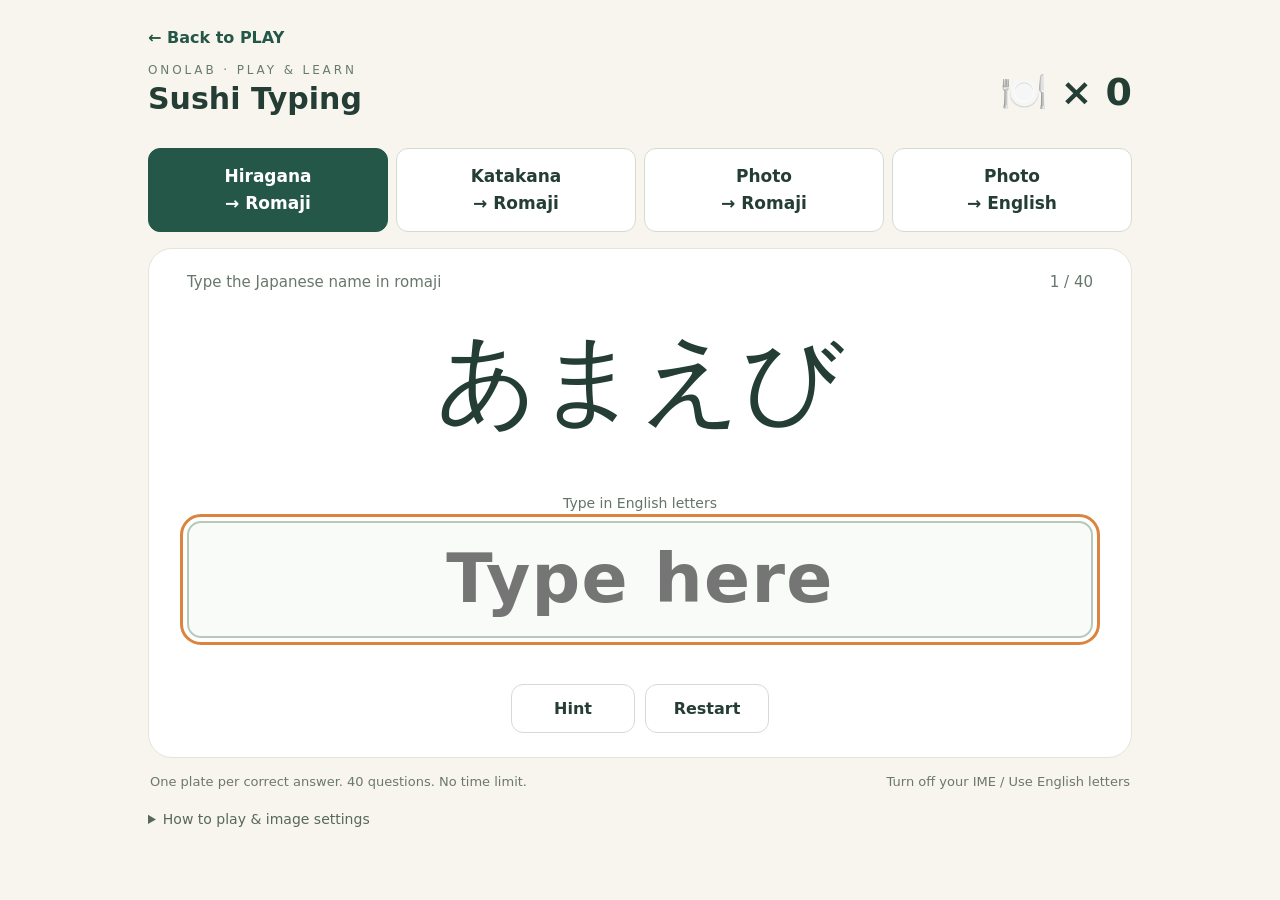
<file: play/sushi-typing/index.html>
<!doctype html>
<html lang="en"><head><meta charset="utf-8"><meta name="viewport" content="width=device-width, initial-scale=1"><title>ONOLAB Sushi Typing</title><meta name="description" content="Practice Japanese romaji and English typing with 40 kinds of sushi."><style>
:root{font-family:system-ui,-apple-system,'Hiragino Sans','Noto Sans JP',sans-serif;color:#243d35;background:#f7f5ee;font-synthesis:none}*{box-sizing:border-box}body{margin:0}button,input{font:inherit}button{cursor:pointer}button:focus-visible,input:focus-visible,summary:focus-visible{outline:3px solid #da843e;outline-offset:4px}[hidden]{display:none!important}main{width:min(1080px,100%);margin:auto;padding:28px clamp(16px,4vw,48px)}header{display:flex;align-items:center;justify-content:space-between;gap:16px}h1{font-size:clamp(20px,3vw,30px);margin:4px 0}.brand{font-size:12px;letter-spacing:.24em;color:#697b70}.plates{font-size:clamp(24px,4vw,38px);font-weight:750;white-space:nowrap}nav{display:grid;grid-template-columns:repeat(4,1fr);gap:8px;margin:28px 0 16px}button{border:1px solid #d4dbd3;border-radius:12px;padding:14px;background:#fff;color:#243d35;font-weight:650}nav button{font-size:clamp(13px,1.8vw,17px);line-height:1.6}button[aria-pressed=true],.primary{background:#245747;color:#fff;border-color:#245747}.stage{background:#fff;border:1px solid #e4e5dc;border-radius:24px;padding:24px clamp(12px,4vw,38px);text-align:center;min-height:470px}.topline{display:flex;justify-content:space-between;color:#68766b;font-size:15px}.question{font-size:clamp(52px,9vw,100px);line-height:1.3;font-weight:780;overflow-wrap:anywhere;margin:24px 0}.visual{height:220px;margin:16px auto 4px;max-width:400px}.visual img{max-width:100%;width:100%;height:100%;object-fit:contain;border-radius:16px}.visual svg{height:100%;width:100%}.photo-note{font-size:12px;color:#6d766b;min-height:16px;margin:0 0 8px}label.entry-label{display:block;font-size:14px;color:#637468;margin:10px 0}#entry{width:100%;font-size:clamp(36px,6vw,68px);font-weight:650;line-height:1.3;text-align:center;border:2px solid #b6c9bb;border-radius:14px;background:#f8fbf7;color:#245747;padding:12px 8px;letter-spacing:.02em}#entry:disabled{opacity:1;background:#edf7ef}#entry.wrong{border-color:#c75c44;background:#fff5f0}.answer{font-size:clamp(38px,6vw,70px);line-height:1.2;color:#245747;font-weight:780;margin:14px 0 8px;overflow-wrap:anywhere}.answer:empty{display:none}.feedback{min-height:24px;font-size:16px;margin:8px 0}.hint{font-size:clamp(20px,3vw,30px);overflow-wrap:anywhere;margin:12px}.actions{display:flex;justify-content:center;gap:10px;flex-wrap:wrap;margin-top:14px}.actions button{min-width:124px}footer{display:flex;justify-content:space-between;gap:16px;font-size:13px;color:#6c786d;margin:16px 2px;flex-wrap:wrap}details{font-size:14px;color:#57685d;margin-top:22px}details p{line-height:1.8}summary{cursor:pointer}#imagePattern{width:100%;padding:12px;border:1px solid #bac7bc;border-radius:8px;margin:8px 0}.settings-row{display:flex;gap:12px;align-items:center;margin:12px 0}code{background:#eeeee6;padding:2px 4px}@media(max-width:600px){main{padding-top:16px}nav{grid-template-columns:repeat(2,1fr);margin-top:18px}nav button{padding:10px}.stage{padding-top:18px;min-height:440px}.visual{height:190px}.topline{font-size:13px}.question{margin:30px 0}.plates{font-size:24px}header{align-items:flex-start}}@media(prefers-reduced-motion:reduce){*{scroll-behavior:auto}}
</style></head><body><main>
<a href="../" style="display:inline-block;color:#245747;margin-bottom:16px;text-decoration:none;font-weight:650">← Back to PLAY</a><header><div><div class="brand">ONOLAB · PLAY & LEARN</div><h1>Sushi Typing</h1></div><div id="plates" class="plates" aria-live="polite" aria-label="Plates earned">🍽️ × 0</div></header>
<nav aria-label="Practice mode"><button data-mode="hiragana" aria-pressed="true">Hiragana<br>→ Romaji</button><button data-mode="katakana" aria-pressed="false">Katakana<br>→ Romaji</button><button data-mode="photoJa" aria-pressed="false">Photo<br>→ Romaji</button><button data-mode="photoEn" aria-pressed="false">Photo<br>→ English</button></nav>
<section class="stage" aria-label="Typing question"><div class="topline"><span id="instruction"></span><span id="progress"></span></div>
<div id="question" class="question" lang="ja"></div><div id="visual" class="visual" hidden><img id="photo" alt="Sushi photo. Type its name." loading="eager" decoding="async" hidden><div id="fallback" style="height:100%"></div></div><p id="photoNote" class="photo-note"></p>
<label id="entryLabel" class="entry-label" for="entry">Type in English letters</label><input id="entry" type="text" inputmode="text" lang="en" autocomplete="off" autocorrect="off" autocapitalize="off" spellcheck="false" aria-describedby="feedback" placeholder="Type here" enterkeyhint="done">
<div id="answer" class="answer" aria-live="polite"></div><p id="feedback" class="feedback" role="status"></p><p id="hint" class="hint" hidden></p>
<div class="actions"><button id="showHint">Hint</button><button id="next" class="primary" hidden>Next →</button><button id="start">Restart</button></div></section>
<footer><span>One plate per correct answer. 40 questions. No time limit.</span><span>Turn off your IME / Use English letters</span></footer>
<details><summary>How to play &amp; image settings</summary><p>Choose a mode and type using English letters. Correct answers are recognized automatically. Read the answer, then select “Next” (or press Enter). Changing modes or selecting “Restart” resets your plate count. You can still earn a plate when using a hint.</p><p>Romaji accepts shi / si, chi / ti, tsu / tu, ji / zi, cha / tya, and other common spellings. For small っ, double the consonant or use xtu / ltu. For ん, use n / nn / n' (before a vowel or y sound, use nn / n'). For ー, repeat the vowel or use - (for example, saamon / sa-mon). English answers are case-insensitive; spaces and hyphens are treated the same.</p><div class="settings-row"><label><input id="shuffle" type="checkbox" checked> Shuffle questions (from the next restart)</label></div><p>This game shares the 40 photos used by Sushi Word Cards. To use other photos without text, set their path below. <code>{id}</code> is replaced with 01–40. Example: <code>../sushi-words/images/sushi-{id}.jpg</code>. Only the current question’s photo is loaded. This setting lasts until you close the page.</p><label for="imagePattern">Image path</label><input id="imagePattern" value="../sushi-words/images/sushi-{id}.jpg"><button id="applyImages">Apply image settings</button><p>If a photo is unavailable, a generic illustration and a hint are shown. The illustration does not depict the specific sushi variety.</p></details>
</main><script>
const DEFAULT_CARDS = [{"id": "01", "photo": "assets/sushi-01.jpg", "nameEn": "Tuna-lean cut", "sourceNameJa": "まぐろ（あかみ）", "kana": "まぐろ", "english": "lean tuna", "englishAliases": ["tuna", "tuna lean cut", "lean cut tuna"]}, {"id": "02", "photo": "assets/sushi-02.jpg", "nameEn": "Medium Fatty Tuna", "sourceNameJa": "ちゅうとろ", "kana": "ちゅうとろ", "english": "medium fatty tuna"}, {"id": "03", "photo": "assets/sushi-03.jpg", "nameEn": "Fatty Tuna (Otoro)", "sourceNameJa": "おおとろ", "kana": "おおとろ", "english": "fatty tuna", "englishAliases": ["otoro"]}, {"id": "04", "photo": "assets/sushi-04.jpg", "nameEn": "Salmon", "sourceNameJa": "さーもん", "kana": "さーもん", "english": "salmon"}, {"id": "05", "photo": "assets/sushi-05.jpg", "nameEn": "Yellowtail", "sourceNameJa": "ぶり", "kana": "ぶり", "english": "yellowtail"}, {"id": "06", "photo": "assets/sushi-06.jpg", "nameEn": "Young Yellowtail (Hamachi)", "sourceNameJa": "はまち", "kana": "はまち", "english": "young yellowtail"}, {"id": "07", "photo": "assets/sushi-07.jpg", "nameEn": "Greater Amberjack (Kanpachi)", "sourceNameJa": "かんぱち", "kana": "かんぱち", "english": "greater amberjack"}, {"id": "08", "photo": "assets/sushi-08.jpg", "nameEn": "Sea Bream (Tai)", "sourceNameJa": "たい", "kana": "たい", "english": "sea bream"}, {"id": "09", "photo": "assets/sushi-09.jpg", "nameEn": "Flounder (Hirame)", "sourceNameJa": "ひらめ", "kana": "ひらめ", "english": "flounder"}, {"id": "10", "photo": "assets/sushi-10.jpg", "nameEn": "Flounder Fin (Engawa)", "sourceNameJa": "えんがわ", "kana": "えんがわ", "english": "flounder fin"}, {"id": "11", "photo": "assets/sushi-11.jpg", "nameEn": "Horse Mackerel (Aji)", "sourceNameJa": "あじ", "kana": "あじ", "english": "horse mackerel"}, {"id": "12", "photo": "assets/sushi-12.jpg", "nameEn": "Mackerel (Saba)", "sourceNameJa": "さば", "kana": "さば", "english": "mackerel"}, {"id": "13", "photo": "assets/sushi-13.jpg", "nameEn": "Sardine (Iwashi)", "sourceNameJa": "いわし", "kana": "いわし", "english": "sardine"}, {"id": "14", "photo": "assets/sushi-14.jpg", "nameEn": "Pacific Saury (Sanma)", "sourceNameJa": "さんま", "kana": "さんま", "english": "pacific saury"}, {"id": "15", "photo": "assets/sushi-15.jpg", "nameEn": "Gizzard Shad (Kohada)", "sourceNameJa": "こはだ", "kana": "こはだ", "english": "gizzard shad"}, {"id": "16", "photo": "assets/sushi-16.jpg", "nameEn": "Shrimp (Ebi)", "sourceNameJa": "えび", "kana": "えび", "english": "shrimp"}, {"id": "17", "photo": "assets/sushi-17.jpg", "nameEn": "Sweet Shrimp (Amaebi)", "sourceNameJa": "あまえび", "kana": "あまえび", "english": "sweet shrimp"}, {"id": "18", "photo": "assets/sushi-18.jpg", "nameEn": "Botan Shrimp", "sourceNameJa": "ぼたんえび", "kana": "ぼたんえび", "english": "botan shrimp", "englishAliases": ["spot prawn", "botan shrimp"]}, {"id": "19", "photo": "assets/sushi-19.jpg", "nameEn": "Crab (Kani)", "sourceNameJa": "かに", "kana": "かに", "english": "crab"}, {"id": "20", "photo": "assets/sushi-20.jpg", "nameEn": "Squid (Ika)", "sourceNameJa": "いか", "kana": "いか", "english": "squid"}, {"id": "21", "photo": "assets/sushi-21.jpg", "nameEn": "Octopus (Tako)", "sourceNameJa": "たこ", "kana": "たこ", "english": "octopus"}, {"id": "22", "photo": "assets/sushi-22.jpg", "nameEn": "Scallop (Hotate)", "sourceNameJa": "ほたて", "kana": "ほたて", "english": "scallop"}, {"id": "23", "photo": "assets/sushi-23.jpg", "nameEn": "Ark Shell (Akagai)", "sourceNameJa": "あかがい", "kana": "あかがい", "english": "ark shell"}, {"id": "24", "photo": "assets/sushi-24.jpg", "nameEn": "Whelk (Tsubugai)", "sourceNameJa": "つぶがい", "kana": "つぶがい", "english": "whelk"}, {"id": "25", "photo": "assets/sushi-25.jpg", "nameEn": "Surf Clam (Hokkigai)", "sourceNameJa": "ほっきがい", "kana": "ほっきがい", "english": "surf clam"}, {"id": "26", "photo": "assets/sushi-26.jpg", "nameEn": "Abalone (Awabi)", "sourceNameJa": "あわび", "kana": "あわび", "english": "abalone"}, {"id": "27", "photo": "assets/sushi-27.jpg", "nameEn": "Sea Urchin (Uni)", "sourceNameJa": "うに", "kana": "うに", "english": "sea urchin"}, {"id": "28", "photo": "assets/sushi-28.jpg", "nameEn": "Salmon Roe (Ikura)", "sourceNameJa": "いくら", "kana": "いくら", "english": "salmon roe"}, {"id": "29", "photo": "assets/sushi-29.jpg", "nameEn": "Herring Roe (Kazunoko)", "sourceNameJa": "かずのこ", "kana": "かずのこ", "english": "herring roe"}, {"id": "30", "photo": "assets/sushi-30.jpg", "nameEn": "Sea Eel (Anago)", "sourceNameJa": "あなご", "kana": "あなご", "english": "sea eel", "englishAliases": ["conger eel"]}, {"id": "31", "photo": "assets/sushi-31.jpg", "nameEn": "Eel (Unagi)", "sourceNameJa": "うなぎ", "kana": "うなぎ", "english": "eel", "englishAliases": ["freshwater eel"]}, {"id": "32", "photo": "assets/sushi-32.jpg", "nameEn": "Egg (Tamago)", "sourceNameJa": "たまご", "kana": "たまご", "english": "egg", "englishAliases": ["egg omelet", "omelet", "omelette"]}, {"id": "33", "photo": "assets/sushi-33.jpg", "nameEn": "Cucumber Roll (Kappa Maki)", "sourceNameJa": "かっぱまき", "kana": "かっぱまき", "english": "cucumber roll"}, {"id": "34", "photo": "assets/sushi-34.jpg", "nameEn": "Tuna Roll (Tekka Maki)", "sourceNameJa": "てっかまき", "kana": "てっかまき", "english": "tuna roll"}, {"id": "35", "photo": "assets/sushi-35.jpg", "nameEn": "Thick Roll (Futomaki)", "sourceNameJa": "ふとまき", "kana": "ふとまき", "english": "thick roll"}, {"id": "36", "photo": "assets/sushi-36.jpg", "nameEn": "Tuna with Mayonnaise (Gunkan Maki)", "sourceNameJa": "ツナマヨ", "kana": "つなまよ", "english": "tuna with mayonnaise", "englishAliases": ["tuna mayo", "tuna mayonnaise"]}, {"id": "37", "photo": "assets/sushi-37.jpg", "nameEn": "Minced Tuna Roll (Negitoro Maki)", "sourceNameJa": "ねぎとろまき", "kana": "ねぎとろまき", "english": "minced tuna roll"}, {"id": "38", "photo": "assets/sushi-38.jpg", "nameEn": "Fermented Soybean Roll (Natto Maki)", "sourceNameJa": "なっとうまき", "kana": "なっとうまき", "english": "fermented soybean roll"}, {"id": "39", "photo": "assets/sushi-39.jpg", "nameEn": "Dried Gourd Roll (Kanpyo Maki)", "sourceNameJa": "かんぴょうまき", "kana": "かんぴょうまき", "english": "dried gourd roll"}, {"id": "40", "photo": "assets/sushi-40.jpg", "nameEn": "Inari Sushi", "sourceNameJa": "いなりずし", "kana": "いなりずし", "english": "inari sushi"}];

const BUILTIN_PHOTOS = {};
// Kana -> accepted roman spellings. No IME or external library is needed.
const KANA={};
for(const [kana,romaji] of [['あいうえお','a i u e o'],['かきくけこ','ka ki ku ke ko'],['さしすせそ','sa shi/si su se so'],['たちつてと','ta chi/ti tsu/tu te to'],['なにぬねの','na ni nu ne no'],['はひふへほ','ha hi fu/hu he ho'],['まみむめも','ma mi mu me mo'],['やゆよ','ya yu yo'],['らりるれろ','ra ri ru re ro'],['わを','wa wo/o'],['がぎぐげご','ga gi gu ge go'],['ざじずぜぞ','za ji/zi zu ze zo'],['だぢづでど','da di/ji du/zu de do'],['ばびぶべぼ','ba bi bu be bo'],['ぱぴぷぺぽ','pa pi pu pe po']]){
 [...kana].forEach((ch,i)=>KANA[ch]=romaji.split(' ')[i].split('/'));
}
for(const [ch,base] of [['ぁ','a'],['ぃ','i'],['ぅ','u'],['ぇ','e'],['ぉ','o'],['ゃ','ya'],['ゅ','yu'],['ょ','yo']])KANA[ch]=['x'+base,'l'+base];
for(const [head,prefixes] of [['き',['ky']],['ぎ',['gy']],['し',['sh','sy']],['じ',['j','jy','zy']],['ち',['ch','ty','cy']],['ぢ',['dy']],['に',['ny']],['ひ',['hy']],['び',['by']],['ぴ',['py']],['み',['my']],['り',['ry']]]){
 for(const [small,vowel] of [['ゃ','a'],['ゅ','u'],['ょ','o']])KANA[head+small]=prefixes.map(p=>p+vowel).concat(KANA[head].flatMap(p=>KANA[small].map(s=>p+s)));
}
function romanVariants(kana){
 function walk(pos,built){
  if(pos===kana.length)return [built];
  const ch=kana[pos];
  if(ch==='ー'){
   const vowel=built.match(/[aiueo](?=[^aiueo]*$)/)?.[0];
   return [...new Set([vowel,'-'].filter(Boolean))].flatMap(s=>walk(pos+1,built+s));
  }
  if(ch==='ん'){
   const next=kana[pos+1];
   const ambiguous=next && ('あいうえおやゆよなにぬねの'.includes(next));
   const opts=ambiguous ? ['nn',"n'"] : ['n','nn',"n'"];
   return opts.flatMap(s=>walk(pos+1,built+s));
  }
  if(ch==='っ'){
   const nextPair=kana.slice(pos+1,pos+3);
   const combined=nextPair.length===2&&Boolean(KANA[nextPair]);
   let next=(combined?KANA[nextPair]:KANA[kana[pos+1]])||[];
   let step=combined ? 3:2;
   const doubles=next.filter(s=>/^[bcdfghjklmpqrstvwxyz]/.test(s)).flatMap(s=>[s[0]+s,...(s.startsWith('ch')?['t'+s]:[])]);
   return [...doubles.flatMap(s=>walk(pos+step,built+s)),...['xtu','ltu','xtsu','ltsu'].flatMap(s=>walk(pos+1,built+s))];
  }
  const pair=kana.slice(pos,pos+2),hasPair=pair.length===2&&Boolean(KANA[pair]);
  const opts=hasPair?KANA[pair]:KANA[ch];
  if(!opts)throw new Error('Unsupported kana: '+ch);
  return opts.flatMap(s=>walk(pos+(hasPair?2:1),built+s));
 }
 return [...new Set(walk(0,''))];
}
const normalizeEnglish=s=>s.toLowerCase().trim().replace(/[\s-]+/g,' ');
const katakana=s=>[...s].map(c=>c>='ぁ'&&c<='ゖ'?String.fromCharCode(c.charCodeAt(0)+96):c).join('');

// EDIT HERE: reuse your site's image folder. {id} is 01..40.
const CONFIG = { imagePattern:'../sushi-words/images/sushi-{id}.jpg', shuffle:true };
const CARDS = DEFAULT_CARDS; // Edit DEFAULT_CARDS to change names and English aliases.
const $=id=>document.getElementById(id);
let mode='hiragana',deck=[],index=0,plates=0,state='idle',answers=[],composing=false,imageToken=0;
const labels={hiragana:'Hiragana → Romaji',katakana:'Katakana → Romaji',photoJa:'Photo → Romaji',photoEn:'Photo → English'};
const input=$('entry');
function start(){
 deck=[...CARDS];
 if(CONFIG.shuffle)for(let i=deck.length-1;i>0;i--){const j=Math.floor(Math.random()*(i+1));[deck[i],deck[j]]=[deck[j],deck[i]];}
 index=0;plates=0;$('plates').textContent='🍽️ × 0';showQuestion();
}
function fallback(card){
 // Tiny, text-free illustration; show the name hint when a real image is absent.
 const colors=['#d74a45','#efa26b','#e7cda0','#faf1de','#f3c348'];
 const color=colors[(Number(card.id)-1)%colors.length];
 return `<svg viewBox="0 0 360 240" aria-hidden="true"><ellipse cx="180" cy="194" rx="148" ry="26" fill="#e4ddd0"/><ellipse cx="180" cy="179" rx="132" ry="26" fill="#fff" stroke="#d7ccbb" stroke-width="3"/><rect x="74" y="108" width="212" height="65" rx="32" fill="#fff9ed" stroke="#e8ddca" stroke-width="2"/><path d="M67 117 Q54 54 153 61 L236 61 Q307 66 295 121 Q180 146 67 117" fill="${color}"/>${[92,128,164,200,236].map(x=>`<path d="M${x} 69 l23 50" stroke="#fff" opacity=".35" stroke-width="5"/>`).join('')}</svg>`;
}
function showPhoto(card){
 const token=++imageToken;
 $('visual').hidden=false;$('fallback').innerHTML=fallback(card);$('fallback').hidden=true;$('photo').hidden=true;
 $('photoNote').textContent='Loading photo…';
 const url=card.imageOverride||(CONFIG.imagePattern ? CONFIG.imagePattern.replaceAll('{id}',card.id) : BUILTIN_PHOTOS[card.id]);
 if(!url){missingPhoto(card);return;}
 const photo=$('photo');
 photo.onload=()=>{if(token!==imageToken)return;photo.hidden=false;$('fallback').hidden=true;$('photoNote').textContent='';};
 photo.onerror=()=>{
  if(token!==imageToken)return;
  if(photo.src!==BUILTIN_PHOTOS[card.id] && BUILTIN_PHOTOS[card.id]){photo.src=BUILTIN_PHOTOS[card.id];return;}
  missingPhoto(card);
 };
 photo.src=url; // Only the current question gets a src; no 40-image preload.
}
function missingPhoto(card){
 $('photo').hidden=true;$('fallback').hidden=false;
 $('photoNote').textContent='Placeholder illustration (photo unavailable)';
 $('hint').textContent=(mode==='photoEn'?'Japanese hint: '+card.kana:'Hint: '+card.kana+' → '+romanVariants(card.kana)[0]);
 $('hint').hidden=false;
}
function showQuestion(){
 state='typing';const card=deck[index];
 answers=mode==='photoEn'?[card.english,...(card.englishAliases||[])].map(normalizeEnglish):romanVariants(card.kana);
 input.value='';input.disabled=false;input.classList.remove('wrong');
 $('answer').textContent='';$('feedback').textContent='';$('hint').hidden=true;$('hint').textContent='';
 $('progress').textContent=`${index+1} / ${deck.length}`;
 $('instruction').textContent=mode==='photoEn'?'Type the sushi name in English':'Type the Japanese name in romaji';
 $('question').hidden=mode.startsWith('photo');
 $('question').textContent=mode==='katakana'?katakana(card.kana):card.kana;
 $('visual').hidden=true;$('photoNote').textContent='';++imageToken;$('photo').removeAttribute('src');
 if(mode.startsWith('photo'))showPhoto(card);
 $('next').hidden=true;$('showHint').hidden=false;$('start').textContent='Restart';input.focus();
}
function check(){
 if(state!=='typing'||composing)return;
 const raw=input.value.toLowerCase();
 if(/[^a-z'\- ]/.test(raw)){
  $('feedback').textContent='Use English letters (turn off your IME).';input.classList.add('wrong');return;
 }
 const value=mode==='photoEn'?normalizeEnglish(raw):raw;
 if(value&&answers.includes(value)){
  state='correct';plates++;$('plates').textContent=`🍽️ × ${plates}`;
  input.disabled=true;input.classList.remove('wrong');
  const card=deck[index];
  $('answer').textContent=mode==='photoEn'?card.english.toUpperCase():(mode==='katakana'?katakana(card.kana):card.kana);
  $('feedback').textContent='Correct! One more plate.';$('hint').hidden=true;$('showHint').hidden=true;
  $('next').hidden=false;$('next').textContent=index===deck.length-1?'See results':'Next →';$('next').focus();
 }else{
  const prefix=raw===''||answers.some(a=>a.startsWith(mode==='photoEn'?raw.replace(/[\s-]+/g,' '):raw));
  input.classList.toggle('wrong',!prefix);
  $('feedback').textContent=prefix?'':'Try again. Use Backspace to correct your answer.';
 }
}
function advance(){
 if(state!=='correct')return;
 index++;
 if(index===deck.length){
  state='finished';++imageToken;$('visual').hidden=true;$('question').hidden=false;$('question').textContent='40 PLATES!';
  $('instruction').textContent='All 40 questions complete';$('answer').textContent='Well done!';$('feedback').textContent='Play again or try another mode.';
  input.hidden=true;$('entryLabel').hidden=true;$('next').hidden=true;$('start').textContent='Play again';$('start').focus();
 }else showQuestion();
}
$('start').onclick=()=>{input.hidden=false;$('entryLabel').hidden=false;start();};
$('next').onclick=advance;
$('showHint').onclick=()=>{const c=deck[index];$('hint').textContent=mode==='photoEn'?'Hint: '+c.english:'Hint: '+answers[0];$('hint').hidden=!$('hint').hidden;input.focus();};
input.addEventListener('input',check);
input.addEventListener('compositionstart',()=>{composing=true;});
input.addEventListener('compositionend',()=>{composing=false;check();});
input.addEventListener('keydown',e=>{if(e.key==='Enter'){e.preventDefault();check();}});
for(const b of document.querySelectorAll('[data-mode]'))b.onclick=()=>{
 mode=b.dataset.mode;for(const other of document.querySelectorAll('[data-mode]'))other.setAttribute('aria-pressed',String(other===b));
 input.hidden=false;$('entryLabel').hidden=false;start();
};
$('shuffle').onchange=e=>{CONFIG.shuffle=e.target.checked;};
$('applyImages').onclick=()=>{CONFIG.imagePattern=$('imagePattern').value.trim();if(state==='typing'&&mode.startsWith('photo'))showPhoto(deck[index]);};
start();

</script></body></html>
</file>
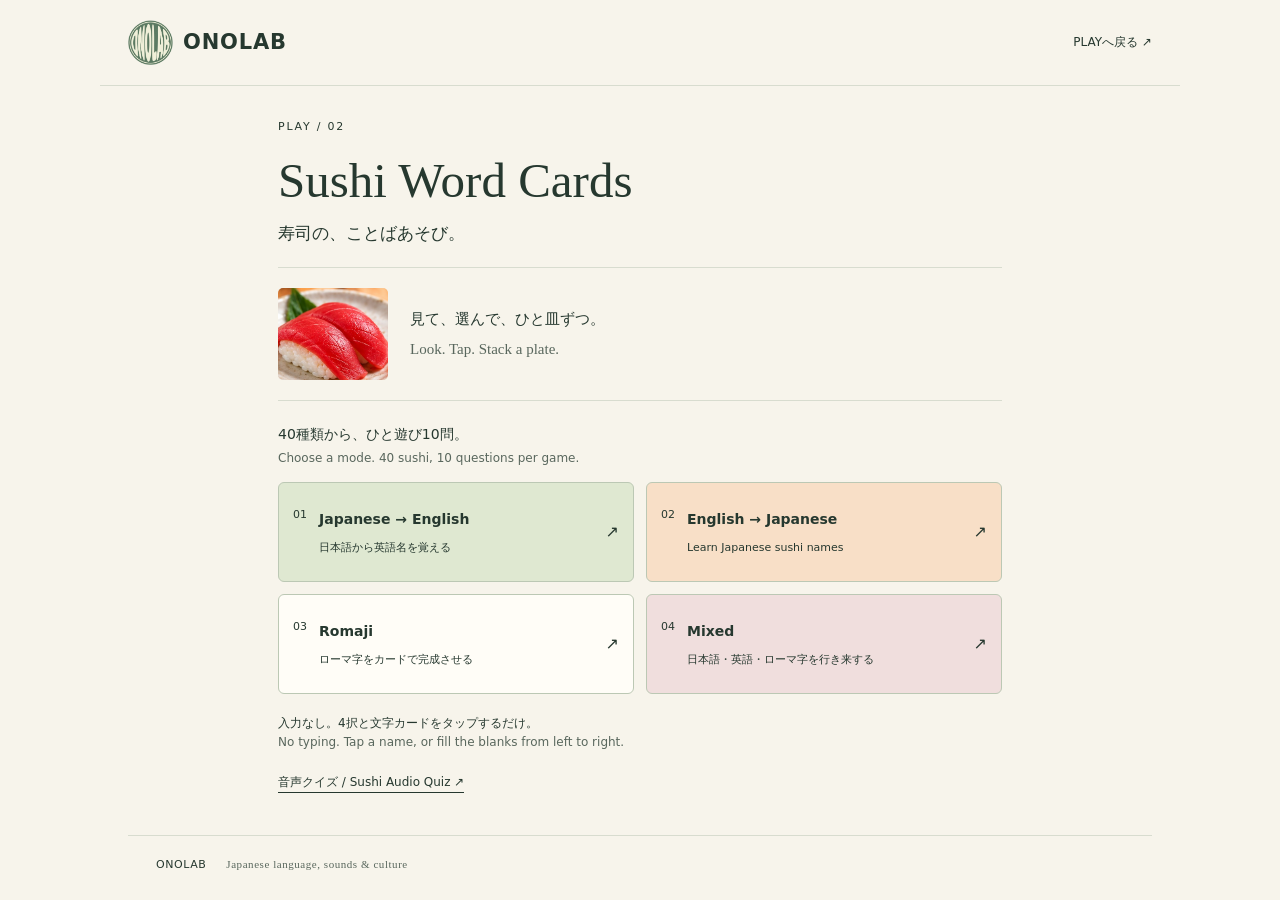
<file: play/sushi-words/index.html>
<!doctype html>
<html lang="ja">
<head>
<meta charset="utf-8"><meta name="viewport" content="width=device-width,initial-scale=1">
<title>Sushi Word Cards | ONOLAB PLAY</title>
<meta name="description" content="寿司の写真を見て、日本語・英語・ローマ字をタップで覚える。4つのモードで遊べるONOLABの寿司ことばゲーム。">
<link rel="icon" href="data:image/svg+xml,%3Csvg xmlns='http://www.w3.org/2000/svg' viewBox='0 0 40 40'%3E%3Crect width='40' height='40' rx='12' fill='%2326382f'/%3E%3Ccircle cx='20' cy='20' r='11' fill='none' stroke='%23f6f2e8' stroke-width='5'/%3E%3C/svg%3E">
<link rel="stylesheet" href="game.css?v=40">
<script defer src="data.js?v=40"></script><script defer src="game.js?v=40"></script>
</head>
<body>
<header><a class="brand" href="../../"><img src="../../logo.png" alt="">ONOLAB</a><a class="back" href="../">PLAYへ戻る ↗</a></header>
<main>
<section id="menu" class="menu" aria-labelledby="title">
<p class="eyebrow">PLAY / 02</p><h1 id="title">Sushi Word Cards<span>寿司の、ことばあそび。</span></h1>
<div class="preview"><img src="../../assets/sushi.jpg" alt="まぐろの握り寿司"><span>見て、選んで、ひと皿ずつ。<small>Look. Tap. Stack a plate.</small></span></div>
<p class="intro">40種類から、ひと遊び10問。<br><span lang="en">Choose a mode. 40 sushi, 10 questions per game.</span></p>
<div class="modes">
<button data-mode="je"><span class="mode-number">01</span><span><strong lang="en">Japanese → English</strong><small>日本語から英語名を覚える</small></span><span aria-hidden="true">↗</span></button>
<button data-mode="ej"><span class="mode-number">02</span><span><strong lang="en">English → Japanese</strong><small>Learn Japanese sushi names</small></span><span aria-hidden="true">↗</span></button>
<button data-mode="romaji"><span class="mode-number">03</span><span><strong lang="en">Romaji</strong><small>ローマ字をカードで完成させる</small></span><span aria-hidden="true">↗</span></button>
<button data-mode="mixed"><span class="mode-number">04</span><span><strong lang="en">Mixed</strong><small>日本語・英語・ローマ字を行き来する</small></span><span aria-hidden="true">↗</span></button>
</div>
<p class="rule">入力なし。4択と文字カードをタップするだけ。<br><span lang="en">No typing. Tap a name, or fill the blanks from left to right.</span></p>
<a class="other-game" href="../sushi-audio/" style="display:inline-block;margin-top:20px;font-size:12px;border-bottom:1px solid #26382f">音声クイズ / Sushi Audio Quiz ↗</a></section>
<section id="game" class="game" hidden aria-label="寿司ことばゲーム">
<div class="game-top"><div><span id="mode-label"></span><p id="progress"></p></div><button id="change-mode" class="quiet">モード変更 / Modes</button></div>
<div class="counter"><span id="plate-count">0</span> 皿 <small>plates</small></div>
<aside class="plate-rack" aria-label="正解した皿"><div id="plates" aria-hidden="true"></div></aside>
<div class="question"><div class="photo-wrap"><img id="sushi-photo" alt="名前を当てる寿司 / Sushi to identify"><p id="image-error" hidden>写真を読み込めませんでした。<br>Image unavailable. <button id="retry-image" class="quiet">再読み込み / Retry</button></p></div>
<p id="source-name" class="source-name"></p><h2 id="instruction" tabindex="-1"></h2><div id="word" class="word" aria-label="穴あき単語"></div>
<p id="feedback" class="feedback" role="status" aria-live="polite"></p><p id="translation" class="translation"></p>
<div id="choices" class="choices"></div><button id="next" class="primary" hidden>次のひと皿 / Next →</button></div>
</section>
<section id="result" class="result" hidden aria-labelledby="result-title"><p class="eyebrow">ごちそうさまでした / WELL PLAYED</p><h2 id="result-title" tabindex="-1">10皿、できあがり。</h2><p id="result-copy"></p><button id="again" class="primary">同じモードでもう一度 / Play again</button><button id="result-modes" class="quiet">モードを選ぶ / Choose a mode</button><a href="../../sushi.html">寿司フリップでおさらい / Sushi Flip ↗</a></section>
</main>
<footer>ONOLAB <span>Japanese language, sounds & culture</span></footer>
</body></html>
</file>
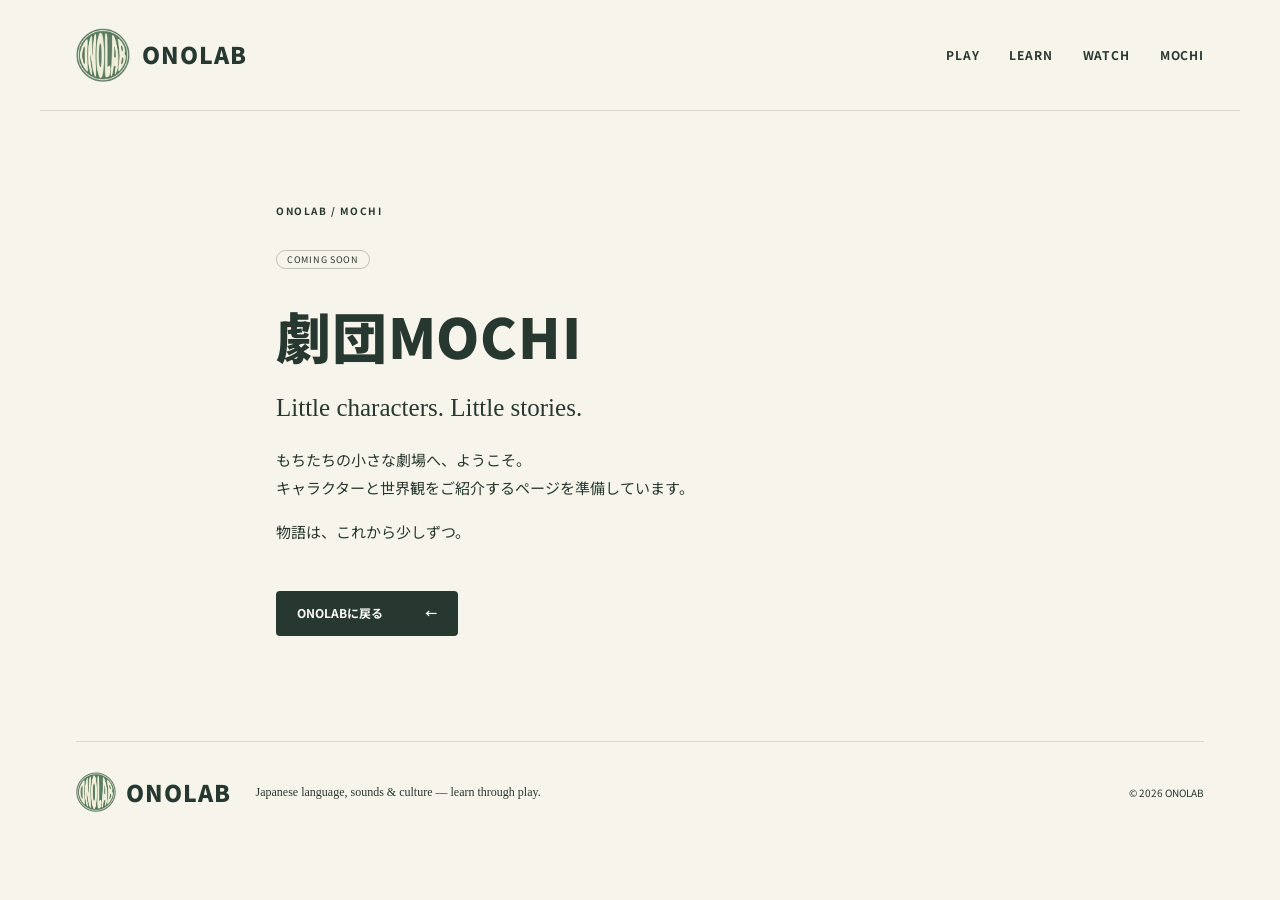
<file: mochi.html>
<!doctype html><html lang="ja"><head><meta charset="utf-8"><meta name="viewport" content="width=device-width,initial-scale=1"><title>劇団MOCHI | ONOLAB</title><meta name="description" content="劇団MOCHIの物語とキャラクター。ONOLABの小さな劇場はただいま準備中です。"><link rel="stylesheet" href="style.css"><link rel="icon" type="image/svg+xml" href="data:image/svg+xml,%3Csvg xmlns='http://www.w3.org/2000/svg' viewBox='0 0 40 40'%3E%3Crect width='40' height='40' rx='12' fill='%2326382f'/%3E%3Ccircle cx='20' cy='20' r='11' fill='none' stroke='%23f6f2e8' stroke-width='5'/%3E%3C/svg%3E"></head><body><header class="top"><a class="brand" href="./"><img class="brand-logo" src="logo.png" alt="">ONOLAB</a><nav aria-label="メイン"><a href="./#play">PLAY</a><a href="./#learn">LEARN</a><a href="./#watch">WATCH</a><a href="mochi.html" aria-current="page">MOCHI</a></nav></header><main class="subpage"><p class="eyebrow">ONOLAB / MOCHI</p><span class="status">COMING SOON</span><h1>劇団MOCHI</h1><p class="english">Little characters. Little stories.</p><p>もちたちの小さな劇場へ、ようこそ。<br>キャラクターと世界観をご紹介するページを準備しています。</p><p>物語は、これから少しずつ。</p><a class="button" href="./">ONOLABに戻る <span aria-hidden="true">←</span></a></main><footer><a class="brand" href="./"><img class="brand-logo" src="logo.png" alt="">ONOLAB</a><p>Japanese language, sounds & culture — learn through play.</p><span>© 2026 ONOLAB</span></footer></body></html>
</file>
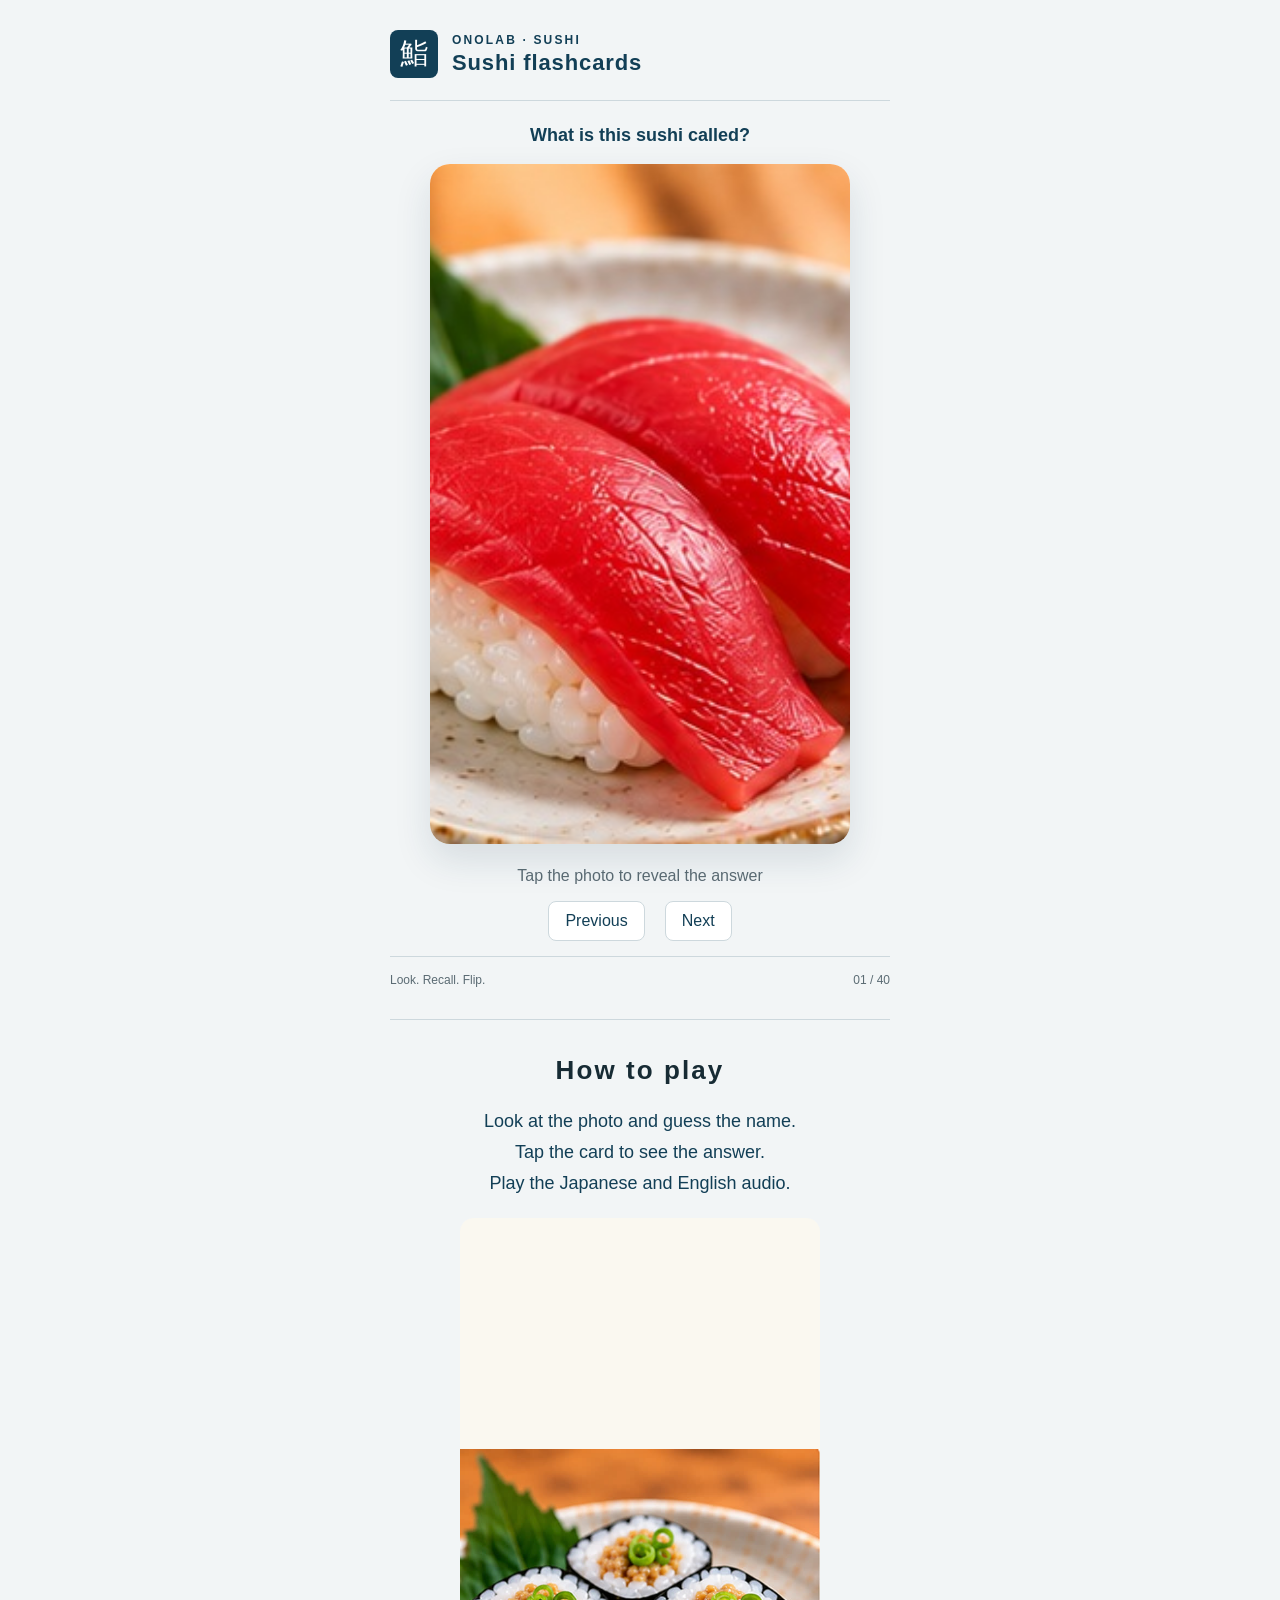
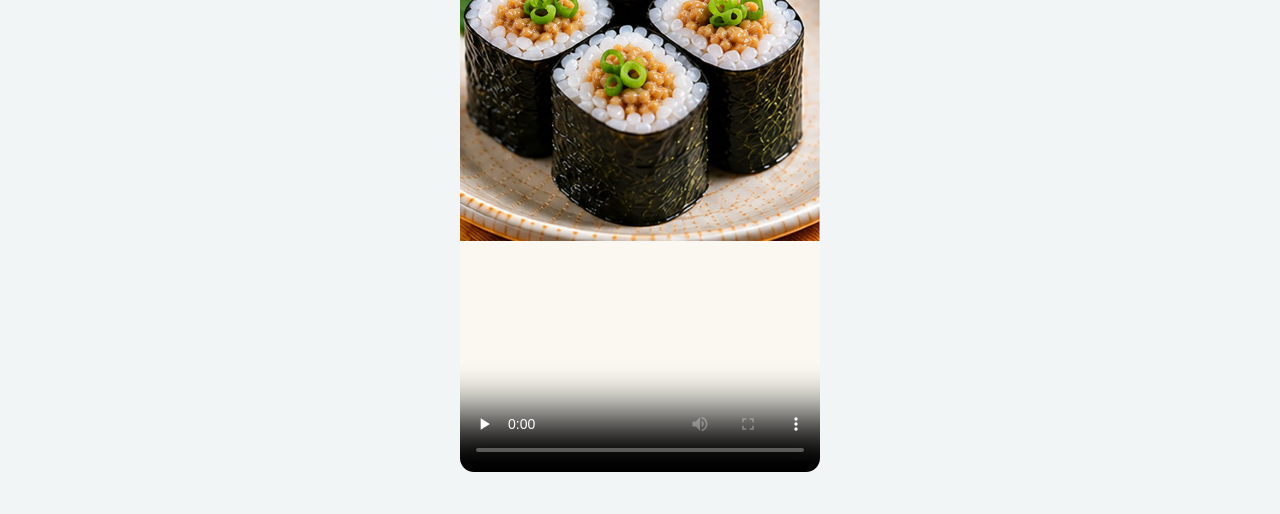
<file: sushi.html>
<!doctype html>
<html lang="en">
<head>
  <meta charset="utf-8">
  <meta name="viewport" content="width=device-width,initial-scale=1">
  <meta name="description" content="Learn sushi names with photo flashcards. Tap to reveal the answer.">
  <title>Sushi flashcards</title>
  <link rel="icon" href="[data-uri]" type="image/svg+xml">
  <style>:root{color-scheme:light;--ink:#123f56;--muted:#5b6b73;--red:#c91832}
*{box-sizing:border-box}
body{margin:0;background:#f2f5f6;color:var(--ink);font-family:-apple-system,BlinkMacSystemFont,"Hiragino Kaku Gothic ProN","Yu Gothic",sans-serif}
main{width:min(100% - 40px,500px);margin:0 auto;padding:30px 0 22px}
header{display:flex;align-items:center;gap:14px;border-bottom:1px solid #cdd8dd;padding-bottom:22px}
.mark{display:grid;place-items:center;width:48px;height:48px;background:var(--ink);color:white;border-radius:8px;font-family:serif;font-size:29px}
.eyebrow{margin:0 0 3px;font-size:12px;letter-spacing:.18em;font-weight:700}
h1{margin:0;font-size:22px;letter-spacing:.04em}
.prompt{text-align:center;font-size:18px;margin:24px 0 18px;font-weight:600}
.stage{perspective:1400px;width:min(100%,360px);margin:auto}
.card{width:100%;aspect-ratio:3/4;cursor:pointer;touch-action:manipulation;-webkit-tap-highlight-color:transparent;border-radius:20px}
.card:focus-visible{outline:3px solid var(--ink);outline-offset:7px}
.card-inner{position:relative;width:100%;height:100%;transform-style:preserve-3d;transition:transform 650ms cubic-bezier(.22,.7,.2,1)}
.card.flipped .card-inner{transform:rotateY(180deg)}
.face{position:absolute;inset:0;backface-visibility:hidden;-webkit-backface-visibility:hidden;overflow:hidden;border-radius:20px;box-shadow:0 16px 36px #183a4c20;background:white}
.front img{display:block;width:100%;height:100%;object-fit:cover}
.back{transform:rotateY(180deg);padding:25px 26px 20px;text-align:center;display:flex;flex-direction:column;align-items:center}
.answer-heading{display:flex;align-items:center;justify-content:space-between;width:100%;margin-bottom:10px}
.number{width:34px;height:34px;display:grid;place-items:center;border-radius:50%;background:var(--red);color:white;font-weight:700;font-size:17px}
.answer-label{margin:0;color:var(--muted);font-size:14px}
h2{font-size:30px;line-height:1.4;letter-spacing:.08em;margin:8px 0 4px;color:#172b34}
.name-en{font-family:Georgia,serif;font-size:22px;line-height:1.3;margin:0;letter-spacing:.02em}
.rule{width:100%;height:1px;background:#d9e0e3;margin:15px 0 13px;flex-shrink:0}
.description-ja{font-size:17px;line-height:1.5;margin:0;max-width:250px;color:#263b45}
.description-en{font-size:16px;line-height:1.45;margin:8px 0 0;color:var(--muted)}
.ingredient{width:100%;height:110px;flex-shrink:0;max-height:110px;object-fit:contain;margin-top:auto}
.hint{text-align:center;margin:23px 0 16px;font-size:16px;color:var(--muted)}
[hidden]{display:none!important}
button{font:inherit;cursor:pointer;touch-action:manipulation}
button:focus-visible{outline:3px solid var(--red);outline-offset:4px}
footer{border-top:1px solid #cdd8dd;padding-top:16px;display:flex;justify-content:space-between;gap:15px;color:var(--muted);font-size:12px}
.navigation{display:flex;justify-content:center;gap:20px;margin:15px 0}.navigation button{padding:10px 16px;border:1px solid #cdd8dd;border-radius:8px;background:white;color:var(--ink)}
@media(max-width:420px){main{width:calc(100% - 32px);padding-top:20px}header{padding-bottom:18px}h1{font-size:20px}.stage{max-width:320px}.back{padding:19px 22px 17px}h2{font-size:26px}.rule{margin:12px 0 10px}.ingredient{height:95px;max-height:95px}.prompt{margin-top:20px}.description-ja{font-size:17px}}
@media(prefers-reduced-motion:reduce){.card-inner{transition:none}}

.back{overflow-y:auto}.back>*{flex-shrink:0}

.audio-buttons{display:flex;justify-content:center;flex-wrap:wrap;gap:12px;margin:16px 0 8px}
.audio-buttons button{border:1px solid var(--ink);border-radius:10px;padding:12px 17px;background:white;color:var(--ink);font-size:16px}
#play-en{background:var(--ink);color:white}
.audio-status{min-height:20px;text-align:center;font-size:14px;color:var(--muted);margin:8px 0 16px}
.audio-status:empty{display:none}

/* Larger explanation text and ingredient photo directly below the names. */
.stage{width:min(100%,420px)}
.card{min-height:680px}
.back{padding:20px 24px 22px}
.back .answer-heading{order:0;margin-bottom:12px}
.back h2{order:1;font-size:36px;line-height:1.5;letter-spacing:.02em;margin:8px 0}
.back .name-en{order:2;font-size:36px;line-height:1.5;overflow-wrap:anywhere}
.back .ingredient{order:3;height:120px;max-height:120px;margin:16px 0 0;object-fit:contain}
.back .rule{order:4;margin:18px 0}
.back .description-ja{order:5;font-size:22px;line-height:1.8;max-width:none}
.back .description-en{order:6;font-size:28px;line-height:1.8;margin:18px 0 0}
@media(max-width:420px){
 .stage{max-width:360px}
 .back{padding:18px 20px 20px}
 .back h2{font-size:32px}
 .back .name-en{font-size:32px}
 .back .description-ja{font-size:20px}
 .back .description-en{font-size:26px}
}
/* Center both explanation lines across the card. */
.back .description-ja,.back .description-en{
 width:100%;max-width:none;text-align:center;align-self:center;
 white-space:pre-line;text-wrap:balance;overflow-wrap:break-word;
}

.how-to-play{margin-top:32px;padding-top:24px;border-top:1px solid #cdd8dd;text-align:center}.how-to-play h2{font-size:26px}.how-to-play p{font-size:18px;line-height:1.7}.how-to-play video{display:block;width:min(100%,360px);margin:20px auto;border-radius:14px;background:#faf8f0}
</style>
  
  
</head>
<body>
  <main>
    <header><span class="mark" aria-hidden="true">鮨</span><div><p class="eyebrow">ONOLAB · SUSHI</p><h1>Sushi flashcards</h1></div></header>
    <p class="prompt">What is this sushi called?</p>
    <div class="stage">
      <div class="card" id="card" role="button" tabindex="0" aria-label="Flip the card to reveal the answer" aria-pressed="false">
        <div class="card-inner">
          <div class="face front" id="front"><img id="photo" src="assets/sushi-cards/branding-1.jpg" alt="Sushi photo: guess its name" draggable="false"></div>
          <div class="face back" id="back" aria-hidden="true" inert>
            <div class="answer-heading"><span class="number" id="number"></span><p class="answer-label">Answer</p></div>
            <h2 id="name-ja" lang="ja"></h2><p class="name-en" id="name-en" lang="en"></p>
            <div class="rule"></div>
            <p class="description-ja" id="description-ja" lang="ja"></p><p class="description-en" id="description-en" lang="en"></p>
            <img class="ingredient" id="ingredient" src="assets/sushi-cards/branding-2.png" alt="" draggable="false">
          </div>
        </div>
      </div>
    </div>
    <p class="hint" id="hint">Tap the photo to reveal the answer</p>
    <div class="audio-buttons" id="audio-buttons" hidden>
      <button type="button" id="play-ja">Play Japanese</button>
      <button type="button" id="play-en">Play English</button>
    </div>
    <p id="audio-status" class="audio-status" role="status" aria-live="polite"></p>
    <footer><span>Look. Recall. Flip.</span><span id="count">01 / 40</span></footer>
<section class="how-to-play" aria-label="How to play">
<h2>How to play</h2>
<p>Look at the photo and guess the name.<br>Tap the card to see the answer.<br>Play the Japanese and English audio.</p>
<video controls playsinline preload="none" width="480" height="854" poster="assets/sushi-cards/sushi-38.jpg" aria-label="ONOLAB sushi cards introduction"><source src="assets/sushi-cards/how-to-play.mp4?v=original-full" type="video/mp4">Your browser does not support video. <a href="assets/sushi-cards/how-to-play.mp4?v=original-full">Watch the introduction</a>.</video>
</section>
  </main>
<script>// Names, images and Japanese/English audio can be replaced here.
window.SUSHI_CARDS = [
  {
    "id": "01",
    "photo": "play/sushi-words/images/sushi-01.jpg",
    "ingredientImage": "assets/sushi-cards/ingredient-01.jpg",
    "nameJa": "まぐろ（あかみ）",
    "nameEn": "Tuna-lean cut",
    "descriptionJa": "あっさりとした\n定番の味わい。",
    "descriptionEn": "Lean, classic tuna.",
    "audioJa": true,
    "audioEn": "assets/sushi-cards/audio/01-original-en.mp3"
  },
  {
    "id": "02",
    "photo": "play/sushi-words/images/sushi-02.jpg",
    "ingredientImage": "assets/sushi-cards/ingredient-02.jpg",
    "nameJa": "ちゅうとろ",
    "nameEn": "Medium Fatty Tuna",
    "descriptionJa": "ほどよい脂と\nとろける食感。",
    "descriptionEn": "Rich and tender with a bit of fat.",
    "audioJa": true,
    "audioEn": "assets/sushi-cards/audio/02-original-en.mp3"
  },
  {
    "id": "03",
    "photo": "play/sushi-words/images/sushi-03.jpg",
    "ingredientImage": "assets/sushi-cards/ingredient-03.jpg",
    "nameJa": "おおとろ",
    "nameEn": "Fatty Tuna (Otoro)",
    "descriptionJa": "濃厚な脂と\nとろけるような食感。",
    "descriptionEn": "Very rich and melts in your mouth.",
    "audioJa": true,
    "audioEn": "assets/sushi-cards/audio/03-original-en.mp3"
  },
  {
    "id": "04",
    "photo": "play/sushi-words/images/sushi-04.jpg",
    "ingredientImage": "assets/sushi-cards/ingredient-04.jpg",
    "nameJa": "さーもん",
    "nameEn": "Salmon",
    "descriptionJa": "なめらかで脂ののった\n人気のネタ。",
    "descriptionEn": "Smooth and rich. A popular choice.",
    "audioJa": true,
    "audioEn": "assets/sushi-cards/audio/04-original-en.mp3"
  },
  {
    "id": "05",
    "photo": "play/sushi-words/images/sushi-05.jpg",
    "ingredientImage": "assets/sushi-cards/ingredient-05.jpg",
    "nameJa": "ぶり",
    "nameEn": "Yellowtail",
    "descriptionJa": "上品な甘みと\nしっかりとした食感。",
    "descriptionEn": "Rich flavor and firm texture.",
    "audioJa": true,
    "audioEn": "assets/sushi-cards/audio/05-original-en.mp3"
  },
  {
    "id": "06",
    "photo": "play/sushi-words/images/sushi-06.jpg",
    "ingredientImage": "assets/sushi-cards/ingredient-06.jpg",
    "nameJa": "はまち",
    "nameEn": "Young Yellowtail (Hamachi)",
    "descriptionJa": "脂がのった、\nまろやかな味わい。",
    "descriptionEn": "Rich and mild flavor with a touch of fat.",
    "audioJa": true,
    "audioEn": "assets/sushi-cards/audio/06-original-en.mp3"
  },
  {
    "id": "07",
    "photo": "play/sushi-words/images/sushi-07.jpg",
    "ingredientImage": "assets/sushi-cards/ingredient-07.jpg",
    "nameJa": "かんぱち",
    "nameEn": "Greater Amberjack (Kanpachi)",
    "descriptionJa": "さっぱりとした旨みと、\nしっかりとした食感。",
    "descriptionEn": "Clean taste with a firm texture.",
    "audioJa": true,
    "audioEn": "assets/sushi-cards/audio/07-original-en.mp3"
  },
  {
    "id": "08",
    "photo": "play/sushi-words/images/sushi-08.jpg",
    "ingredientImage": "assets/sushi-cards/ingredient-08.jpg",
    "nameJa": "たい",
    "nameEn": "Sea Bream (Tai)",
    "descriptionJa": "上品でやさしい味わい。\n寿司の定番ネタ。",
    "descriptionEn": "Mild and delicate flavor. A classic favorite.",
    "audioJa": true,
    "audioEn": "assets/sushi-cards/audio/08-original-en.mp3"
  },
  {
    "id": "09",
    "photo": "play/sushi-words/images/sushi-09.jpg",
    "ingredientImage": "assets/sushi-cards/ingredient-09.jpg",
    "nameJa": "ひらめ",
    "nameEn": "Flounder (Hirame)",
    "descriptionJa": "淡白で上品な味わい。\nやわらかな食感。",
    "descriptionEn": "Light and elegant flavor with a delicate texture.",
    "audioJa": true,
    "audioEn": "assets/sushi-cards/audio/09-original-en.mp3"
  },
  {
    "id": "10",
    "photo": "play/sushi-words/images/sushi-10.jpg",
    "ingredientImage": "assets/sushi-cards/ingredient-10.jpg",
    "nameJa": "えんがわ",
    "nameEn": "Flounder Fin (Engawa)",
    "descriptionJa": "コリコリとした食感と\nとろける脂の甘み。",
    "descriptionEn": "Firm, crunchy texture with rich, melt-in-your-mouth fat.",
    "audioJa": true,
    "audioEn": "assets/sushi-cards/audio/10-original-en.mp3"
  },
  {
    "id": "11",
    "photo": "play/sushi-words/images/sushi-11.jpg",
    "ingredientImage": "assets/sushi-cards/ingredient-11.jpg",
    "nameJa": "あじ",
    "nameEn": "Horse Mackerel (Aji)",
    "descriptionJa": "さっぱりとした味わいで\n旨みが強い。",
    "descriptionEn": "Clean and flavorful with rich umami.",
    "audioJa": true,
    "audioEn": "assets/sushi-cards/audio/11-original-en.mp3"
  },
  {
    "id": "12",
    "photo": "play/sushi-words/images/sushi-12.jpg",
    "ingredientImage": "assets/sushi-cards/ingredient-12.jpg",
    "nameJa": "さば",
    "nameEn": "Mackerel (Saba)",
    "descriptionJa": "脂がのった\nしっかりとした味わい。",
    "descriptionEn": "Rich and bold flavor with fatty richness.",
    "audioJa": true,
    "audioEn": "assets/sushi-cards/audio/12-original-en.mp3"
  },
  {
    "id": "13",
    "photo": "play/sushi-words/images/sushi-13.jpg",
    "ingredientImage": "assets/sushi-cards/ingredient-13.jpg",
    "nameJa": "いわし",
    "nameEn": "Sardine (Iwashi)",
    "descriptionJa": "脂がのっていて\n濃厚な味わい。",
    "descriptionEn": "Rich, oily flavor with a deep taste.",
    "audioJa": true,
    "audioEn": "assets/sushi-cards/audio/13-original-en.mp3"
  },
  {
    "id": "14",
    "photo": "play/sushi-words/images/sushi-14.jpg",
    "ingredientImage": "assets/sushi-cards/ingredient-14.jpg",
    "nameJa": "さんま",
    "nameEn": "Pacific Saury (Sanma)",
    "descriptionJa": "秋に旬を迎える\n香りのよい味わい。",
    "descriptionEn": "Fragrant and flavorful, especially in autumn.",
    "audioJa": true,
    "audioEn": "assets/sushi-cards/audio/14-original-en.mp3"
  },
  {
    "id": "15",
    "photo": "play/sushi-words/images/sushi-15.jpg",
    "ingredientImage": "assets/sushi-cards/ingredient-15.jpg",
    "nameJa": "こはだ",
    "nameEn": "Gizzard Shad (Kohada)",
    "descriptionJa": "ほどよい酸味と\n上品な味わい。",
    "descriptionEn": "Mildly tangy and elegant flavor.",
    "audioJa": true,
    "audioEn": "assets/sushi-cards/audio/15-original-en.mp3"
  },
  {
    "id": "16",
    "photo": "play/sushi-words/images/sushi-16.jpg",
    "ingredientImage": "assets/sushi-cards/ingredient-16.jpg",
    "nameJa": "えび",
    "nameEn": "Shrimp (Ebi)",
    "descriptionJa": "ぷりっとした食感と\nやさしい甘み。",
    "descriptionEn": "Firm texture and gentle sweetness.",
    "audioJa": true,
    "audioEn": "assets/sushi-cards/audio/16-original-en.mp3"
  },
  {
    "id": "17",
    "photo": "play/sushi-words/images/sushi-17.jpg",
    "ingredientImage": "assets/sushi-cards/ingredient-17.jpg",
    "nameJa": "あまえび",
    "nameEn": "Sweet Shrimp (Amaebi)",
    "descriptionJa": "とろけるような甘みと\n濃厚な旨み。",
    "descriptionEn": "Melts in your mouth with rich sweetness.",
    "audioJa": true,
    "audioEn": "assets/sushi-cards/audio/17-original-en.mp3"
  },
  {
    "id": "18",
    "photo": "play/sushi-words/images/sushi-18.jpg",
    "ingredientImage": "assets/sushi-cards/ingredient-18.jpg",
    "nameJa": "ぼたんえび",
    "nameEn": "Botan Shrimp",
    "descriptionJa": "大ぶりで濃厚な甘み。\nとろけるような食感。",
    "descriptionEn": "Large and rich sweetness with a melt-in-your-mouth texture.",
    "audioJa": true,
    "audioEn": "assets/sushi-cards/audio/18-original-en.mp3"
  },
  {
    "id": "19",
    "photo": "play/sushi-words/images/sushi-19.jpg",
    "ingredientImage": "assets/sushi-cards/ingredient-19.jpg",
    "nameJa": "かに",
    "nameEn": "Crab (Kani)",
    "descriptionJa": "上品な甘みと\n繊細な味わい。",
    "descriptionEn": "Delicate sweetness and refined flavor.",
    "audioJa": true,
    "audioEn": "assets/sushi-cards/audio/19-original-en.mp3"
  },
  {
    "id": "20",
    "photo": "play/sushi-words/images/sushi-20.jpg",
    "ingredientImage": "assets/sushi-cards/ingredient-20.jpg",
    "nameJa": "いか",
    "nameEn": "Squid (Ika)",
    "descriptionJa": "コリっとした食感と\nさっぱりとした味わい。",
    "descriptionEn": "Firm texture and clean, mild flavor.",
    "audioJa": true,
    "audioEn": "assets/sushi-cards/audio/20-original-en.mp3"
  },
  {
    "id": "21",
    "photo": "play/sushi-words/images/sushi-21.jpg",
    "ingredientImage": "assets/sushi-cards/ingredient-21.jpg",
    "nameJa": "たこ",
    "nameEn": "Octopus (Tako)",
    "descriptionJa": "コリコリとした食感と\nやさしい甘み。",
    "descriptionEn": "Firm and chewy texture with a mild sweetness.",
    "audioJa": true,
    "audioEn": "assets/sushi-cards/audio/21-original-en.mp3"
  },
  {
    "id": "22",
    "photo": "play/sushi-words/images/sushi-22.jpg",
    "ingredientImage": "assets/sushi-cards/ingredient-22.jpg",
    "nameJa": "ほたて",
    "nameEn": "Scallop (Hotate)",
    "descriptionJa": "濃厚な甘みと\nとろけるような食感。",
    "descriptionEn": "Rich sweetness and a tender, melt-in-your-mouth texture.",
    "audioJa": true,
    "audioEn": "assets/sushi-cards/audio/22-original-en.mp3"
  },
  {
    "id": "23",
    "photo": "play/sushi-words/images/sushi-23.jpg",
    "ingredientImage": "assets/sushi-cards/ingredient-23.jpg",
    "nameJa": "あかがい",
    "nameEn": "Ark Shell (Akagai)",
    "descriptionJa": "独特の甘みと\nコリコリとした食感。",
    "descriptionEn": "Distinctive sweetness and a crisp, chewy texture.",
    "audioJa": true,
    "audioEn": "assets/sushi-cards/audio/23-original-en.mp3"
  },
  {
    "id": "24",
    "photo": "play/sushi-words/images/sushi-24.jpg",
    "ingredientImage": "assets/sushi-cards/ingredient-24.jpg",
    "nameJa": "つぶがい",
    "nameEn": "Whelk (Tsubugai)",
    "descriptionJa": "コリコリとした歯ごたえと\n上品な甘み。",
    "descriptionEn": "Firm, chewy texture with an elegant sweetness.",
    "audioJa": true,
    "audioEn": "assets/sushi-cards/audio/24-original-en.mp3"
  },
  {
    "id": "25",
    "photo": "play/sushi-words/images/sushi-25.jpg",
    "ingredientImage": "assets/sushi-cards/ingredient-25.jpg",
    "nameJa": "ほっきがい",
    "nameEn": "Surf Clam (Hokkigai)",
    "descriptionJa": "歯ごたえが良く\nほのかな甘み。",
    "descriptionEn": "Pleasantly firm texture with a subtle sweetness.",
    "audioJa": true,
    "audioEn": "assets/sushi-cards/audio/25-original-en.mp3"
  },
  {
    "id": "26",
    "photo": "play/sushi-words/images/sushi-26.jpg",
    "ingredientImage": "assets/sushi-cards/ingredient-26.jpg",
    "nameJa": "あわび",
    "nameEn": "Abalone (Awabi)",
    "descriptionJa": "コリコリとした食感と\n上品な甘み。",
    "descriptionEn": "Firm, chewy texture with a refined sweetness.",
    "audioJa": true,
    "audioEn": "assets/sushi-cards/audio/26-original-en.mp3"
  },
  {
    "id": "27",
    "photo": "play/sushi-words/images/sushi-27.jpg",
    "ingredientImage": "assets/sushi-cards/ingredient-27.jpg",
    "nameJa": "うに",
    "nameEn": "Sea Urchin (Uni)",
    "descriptionJa": "とろけるような食感と\n濃厚な旨み。",
    "descriptionEn": "Melts in your mouth with a rich, creamy flavor.",
    "audioJa": true,
    "audioEn": "assets/sushi-cards/audio/27-original-en.mp3"
  },
  {
    "id": "28",
    "photo": "play/sushi-words/images/sushi-28.jpg",
    "ingredientImage": "assets/sushi-cards/ingredient-28.jpg",
    "nameJa": "いくら",
    "nameEn": "Salmon Roe (Ikura)",
    "descriptionJa": "ぷちぷちとした食感と\n濃厚な旨み。",
    "descriptionEn": "Bursting texture with a rich, savory flavor.",
    "audioJa": true,
    "audioEn": "assets/sushi-cards/audio/28-original-en.mp3"
  },
  {
    "id": "29",
    "photo": "play/sushi-words/images/sushi-29.jpg",
    "ingredientImage": "assets/sushi-cards/ingredient-29.jpg",
    "nameJa": "かずのこ",
    "nameEn": "Herring Roe (Kazunoko)",
    "descriptionJa": "パリパリとした食感と\n上品な旨み。",
    "descriptionEn": "Crisp texture with a refined flavor.",
    "audioJa": true,
    "audioEn": "assets/sushi-cards/audio/29-original-en.mp3"
  },
  {
    "id": "30",
    "photo": "play/sushi-words/images/sushi-30.jpg",
    "ingredientImage": "assets/sushi-cards/ingredient-30.jpg",
    "nameJa": "あなご",
    "nameEn": "Sea Eel (Anago)",
    "descriptionJa": "ふっくらとした食感と\n甘辛いタレの旨み。",
    "descriptionEn": "Tender texture with a savory-sweet sauce.",
    "audioJa": true,
    "audioEn": "assets/sushi-cards/audio/30-original-en.mp3"
  },
  {
    "id": "31",
    "photo": "play/sushi-words/images/sushi-31.jpg",
    "ingredientImage": "assets/sushi-cards/ingredient-31.jpg",
    "nameJa": "うなぎ",
    "nameEn": "Eel (Unagi)",
    "descriptionJa": "ふっくらとした食感と\n香ばしいタレの旨み。",
    "descriptionEn": "Tender and fluffy texture with a rich, savory sauce.",
    "audioJa": true,
    "audioEn": "assets/sushi-cards/audio/31-original-en.mp3"
  },
  {
    "id": "32",
    "photo": "play/sushi-words/images/sushi-32.jpg",
    "ingredientImage": "assets/sushi-cards/ingredient-32.jpg",
    "nameJa": "たまご",
    "nameEn": "Egg (Tamago)",
    "descriptionJa": "やさしい甘みと\nふんわりとした食感。",
    "descriptionEn": "Mild sweetness with a soft, fluffy texture.",
    "audioJa": true,
    "audioEn": "assets/sushi-cards/audio/32-original-en.mp3"
  },
  {
    "id": "33",
    "photo": "play/sushi-words/images/sushi-33.jpg",
    "ingredientImage": "assets/sushi-cards/ingredient-33.jpg",
    "nameJa": "かっぱまき",
    "nameEn": "Cucumber Roll (Kappa Maki)",
    "descriptionJa": "さっぱりとした味わいと\nみずみずしい食感。",
    "descriptionEn": "Refreshing flavor with a crisp texture.",
    "audioJa": true,
    "audioEn": "assets/sushi-cards/audio/33-original-en.mp3"
  },
  {
    "id": "34",
    "photo": "play/sushi-words/images/sushi-34.jpg",
    "ingredientImage": "assets/sushi-cards/ingredient-34.jpg",
    "nameJa": "てっかまき",
    "nameEn": "Tuna Roll (Tekka Maki)",
    "descriptionJa": "まぐろの濃厚な旨みを\n楽しめる定番の巻物。",
    "descriptionEn": "A classic roll filled with rich and savory tuna.",
    "audioJa": true,
    "audioEn": "assets/sushi-cards/audio/34-original-en.mp3"
  },
  {
    "id": "35",
    "photo": "play/sushi-words/images/sushi-35.jpg",
    "ingredientImage": "assets/sushi-cards/ingredient-35.jpg",
    "nameJa": "ふとまき",
    "nameEn": "Thick Roll (Futomaki)",
    "descriptionJa": "さまざまな具材を楽しめる、\n彩り豊かな巻物。",
    "descriptionEn": "A hearty roll with a variety of ingredients and rich flavors.",
    "audioJa": true,
    "audioEn": "assets/sushi-cards/audio/35-original-en.mp3"
  },
  {
    "id": "36",
    "photo": "play/sushi-words/images/sushi-36.jpg",
    "ingredientImage": "assets/sushi-cards/ingredient-36.jpg",
    "nameJa": "ツナマヨ",
    "nameEn": "Tuna with Mayonnaise (Gunkan Maki)",
    "descriptionJa": "まろやかな味わいで\n子どもにも人気。",
    "descriptionEn": "Creamy and mild flavor with tuna and mayonnaise.",
    "audioJa": true,
    "audioEn": "assets/sushi-cards/audio/36-original-en.mp3"
  },
  {
    "id": "37",
    "photo": "play/sushi-words/images/sushi-37.jpg",
    "ingredientImage": "assets/sushi-cards/ingredient-37.jpg",
    "nameJa": "ねぎとろまき",
    "nameEn": "Minced Tuna Roll (Negitoro Maki)",
    "descriptionJa": "とろけるような食感と\n濃厚な旨み。",
    "descriptionEn": "Rich, melt-in-your-mouth flavor with minced tuna and green onion.",
    "audioJa": true,
    "audioEn": "assets/sushi-cards/audio/37-original-en.mp3"
  },
  {
    "id": "38",
    "photo": "assets/sushi-cards/sushi-38.jpg",
    "ingredientImage": "assets/sushi-cards/ingredient-38.jpg",
    "nameJa": "なっとうまき",
    "nameEn": "Fermented Soybean Roll (Natto Maki)",
    "descriptionJa": "独特の風味と\nまろやかな味わい。",
    "descriptionEn": "Distinctive savory flavor with a unique taste.",
    "audioJa": true,
    "audioEn": "assets/sushi-cards/audio/38-original-en.mp3"
  },
  {
    "id": "39",
    "photo": "play/sushi-words/images/sushi-39.jpg",
    "ingredientImage": "assets/sushi-cards/ingredient-39.jpg",
    "nameJa": "かんぴょうまき",
    "nameEn": "Dried Gourd Roll (Kanpyo Maki)",
    "descriptionJa": "やさしい甘みと\n上品な味わい。",
    "descriptionEn": "Mild sweetness with a refined flavor.",
    "audioJa": true,
    "audioEn": "assets/sushi-cards/audio/39-original-en.mp3"
  },
  {
    "id": "40",
    "photo": "play/sushi-words/images/sushi-40.jpg",
    "ingredientImage": "assets/sushi-cards/ingredient-40.jpg",
    "nameJa": "いなりずし",
    "nameEn": "Inari Sushi",
    "descriptionJa": "甘辛く味付けした\nやさしい味わい。",
    "descriptionEn": "Sweet and savory flavor with seasoned fried tofu.",
    "audioJa": true,
    "audioEn": "assets/sushi-cards/audio/40-original-en.mp3"
  }
];
</script><script>(() => {
  const cards = window.SUSHI_CARDS;
  const card = document.getElementById('card');
  const front = document.getElementById('front');
  const back = document.getElementById('back');
  let index = 0;
  let flipped = false;
  const player = new Audio();
  player.preload = 'auto';
  const audioButtons = document.getElementById('audio-buttons');
  const audioStatus = document.getElementById('audio-status');
  let audioRun = 0;
  function stopAudio() { audioRun++; player.pause(); player.currentTime = 0; audioStatus.textContent = ''; }
  const audioLoads = new Map();
  function loadAudio(id) {
    const group = Math.floor((Number(id) - 1) / 10) + 1;
    if (!audioLoads.has(group)) audioLoads.set(group, new Promise((resolve, reject) => {
      const script = document.createElement('script');
      script.src = `play/sushi-audio/audio-${group}.js`;
      script.onload = resolve;
      script.onerror = () => {audioLoads.delete(group); script.remove(); reject(new Error('Audio unavailable'));};
      document.head.append(script);
    }));
    return audioLoads.get(group);
  }
  async function playAudio(language) {
    stopAudio();
    const run = audioRun;
    const id = cards[index].id;
    try { if (language === 'ja') await loadAudio(id); } catch (_) {
      if (run === audioRun) audioStatus.textContent = 'Unable to load audio. Please try again.';
      return;
    }
    if (run !== audioRun) return;
    const src = language === 'en' ? cards[index].audioEn : window.SUSHI_AUDIO?.[id]?.ja;
    if (!src) return;
    if (player.getAttribute('src') !== src) player.src = src;
    player.play().then(() => { if (run === audioRun) audioStatus.textContent = language === 'ja' ? 'Playing Japanese…' : 'Playing English…'; }).catch(() => { if (run === audioRun) audioStatus.textContent = 'Unable to play audio. Tap the audio button to try again.'; });
  }
  player.addEventListener('ended', () => { audioStatus.textContent = ''; });
  player.addEventListener('error', () => { audioStatus.textContent = 'Unable to load audio.'; });
  document.getElementById('play-ja').addEventListener('click', () => playAudio('ja'));
  document.getElementById('play-en').addEventListener('click', () => playAudio('en'));
  window.addEventListener('pagehide', stopAudio);

  function updateFace() {
    audioButtons.hidden = !flipped || !(cards[index].audioJa || cards[index].audioEn);
    document.getElementById('play-ja').hidden = !cards[index].audioJa;
    document.getElementById('play-en').hidden = !cards[index].audioEn;
    card.classList.toggle('flipped', flipped);
    card.setAttribute('aria-pressed', String(flipped));
    card.setAttribute('aria-label', flipped ? `${cards[index].nameJa}、${cards[index].nameEn}。Flip the card back to the photo` : 'Flip the card to reveal the answer');
    front.setAttribute('aria-hidden', String(flipped));
    back.setAttribute('aria-hidden', String(!flipped));
    front.inert = flipped; back.inert = !flipped;
    document.getElementById('hint').textContent = flipped ? 'Tap again to return to the photo' : 'Tap the photo to reveal the answer';
  }
  function twoLineDescription(text, language) {
    const value = text.trim();
    if (!value || value.includes('\n')) return value;
    let boundaries = [];
    if (language === 'en') {
      for (const match of value.matchAll(/\s+/g)) boundaries.push(match.index);
    } else if (typeof Intl.Segmenter === 'function') {
      const segments = new Intl.Segmenter('ja', {granularity:'word'}).segment(value);
      for (const segment of segments) {
        const end = segment.index + segment.segment.length;
        if (end < value.length && !/^[、。！？）]/.test(value.slice(end))) boundaries.push(end);
      }
    } else {
      boundaries = Array.from({length:value.length - 1}, (_, i) => i + 1)
        .filter(position => !/^[、。！？）]/.test(value.slice(position)));
    }
    if (!boundaries.length) return value;
    const middle = value.length / 2;
    const split = boundaries.reduce((best, current) =>
      (Math.abs(current - middle) - (/[,.]$/.test(value.slice(0, current)) ? 2 : 0)) <
      (Math.abs(best - middle) - (/[,.]$/.test(value.slice(0, best)) ? 2 : 0)) ? current : best);
    return value.slice(0, split).trimEnd() + '\n' + value.slice(split).trimStart();
  }
  function render() {
    stopAudio();
    const data = cards[index];
    loadAudio(data.id).catch(() => {});
    const inner = card.querySelector('.card-inner');
    inner.style.transition = 'none';
    flipped = false;
    updateFace();
    void inner.offsetWidth;
    inner.style.transition = '';
    document.getElementById('photo').src = data.photo;
    document.getElementById('ingredient').src = data.ingredientImage;
    document.getElementById('number').textContent = data.id;
    for (const [id, key] of [['name-ja','nameJa'], ['name-en','nameEn'], ['description-ja','descriptionJa'], ['description-en','descriptionEn']]) {
      document.getElementById(id).textContent = id.startsWith('description-')
        ? twoLineDescription(data[key], id.endsWith('-en') ? 'en' : 'ja') : data[key];
    }
    document.getElementById('count').textContent = `${String(index + 1).padStart(2, '0')} / ${String(cards.length).padStart(2, '0')}`;
    updateFace();
  }
  function flip() { stopAudio(); flipped = !flipped; updateFace(); }
  card.addEventListener('click', flip);
  card.addEventListener('keydown', event => { if (event.key === 'Enter' || event.key === ' ') { event.preventDefault(); if (!event.repeat) flip(); } });
  if (cards.length > 1) {
    const nav = document.createElement('nav'); nav.className = 'navigation'; nav.setAttribute('aria-label', 'Choose a card');
    for (const [label, offset] of [['Previous', -1], ['Next', 1]]) { const button = document.createElement('button'); button.textContent = label; button.addEventListener('click', () => { index = (index + offset + cards.length) % cards.length; render(); }); nav.append(button); }
    document.querySelector('footer').before(nav);
  }
  render();
})();
</script></body>
</html>
</file>
<file: style.css>
@import url('https://fonts.googleapis.com/css2?family=Noto+Sans+JP:wght@400;500;700;900&display=swap');
@media(max-width:420px){body .top{flex-wrap:wrap;gap:12px}body .top nav{width:100%;justify-content:space-between}body .hero h1{font-size:30px}body .sushi-link{flex-wrap:wrap}body .sound{font-size:26px}body .hero-art{height:280px}body .orbit-c{left:0}}
:root{--paper:#f7f4eb;--ink:#26382f;--line:#d8dccf;--green:#dfe8d1;--orange:#f8dfc7;--pink:#f0dedd}*{box-sizing:border-box}html{scroll-behavior:smooth;scroll-padding-top:24px}body{margin:0;background:var(--paper);color:var(--ink);font-family:'Noto Sans JP',sans-serif;font-size:15px;line-height:1.9}a{color:inherit;text-decoration:none}a:focus-visible{outline:3px solid #bd5c37;outline-offset:6px}a:hover{text-decoration:underline}.top{max-width:1200px;margin:auto;padding:28px 36px;display:flex;align-items:center;justify-content:space-between;border-bottom:1px solid var(--line)}.brand{display:inline-flex;align-items:center;gap:10px;font-size:23px;font-weight:900;letter-spacing:.04em}.brand-mark{background:var(--ink);color:var(--paper);width:33px;height:33px;border-radius:50%;display:grid;place-items:center;font-size:22px}nav{display:flex;gap:30px;font-size:12px;font-weight:700;letter-spacing:.07em}main{max-width:1200px;margin:auto;padding:0 36px}.hero{min-height:590px;display:grid;grid-template-columns:1.1fr 1fr;align-items:center;gap:55px;padding:55px 0 68px}.eyebrow{font-size:10px;font-weight:700;letter-spacing:.15em;margin:0 0 23px}h1{font-size:clamp(36px,4.3vw,60px);letter-spacing:.015em;line-height:1.4;margin:0 0 18px;font-weight:900}.english{font-family:Georgia,serif;font-size:25px;line-height:1.25;margin:0 0 23px}.intro{font-size:13px;color:#526056;margin-bottom:28px}.button{display:inline-flex;gap:42px;align-items:center;background:var(--ink);color:white;padding:11px 21px;border-radius:4px;font-size:12px;font-weight:700}.hero-art{height:400px;position:relative;background:#e5e9d8;border-radius:50% 50% 45% 45%;display:grid;place-items:center}.hero-photo{width:67%;transform:rotate(-8deg);background:white;padding:12px 12px 4px;box-shadow:0 9px 30px #26382f18}.hero-photo img{width:100%;aspect-ratio:4/3;object-fit:cover;display:block}.hero-photo span{display:block;font-size:10px;text-align:center;letter-spacing:.12em;padding:8px}.orbit{position:absolute;z-index:1;font-weight:700;background:var(--paper);padding:9px 17px}.orbit-a{top:5px;left:23px;font-size:42px;transform:rotate(-15deg);border-radius:50%}.orbit-b{right:-9px;top:66px;background:#f5ccaf;font-size:25px;transform:rotate(12deg);border-radius:30px}.orbit-c{bottom:45px;left:-20px;background:#eacbcb;font-size:18px;transform:rotate(-8deg);border-radius:30px}.art-caption{position:absolute;bottom:0;font-size:10px;letter-spacing:.2em}.doors{display:grid;grid-template-columns:1fr 1fr;gap:22px;padding-bottom:75px}.door{padding:32px;border:1px solid var(--line);border-radius:6px;background:#fffdf7;display:flex;flex-direction:column;align-items:flex-start;min-height:330px}.door-top{display:flex;align-items:center;justify-content:space-between;width:100%;gap:10px}.serial{font-size:10px;letter-spacing:.08em}.status{font-size:9px;letter-spacing:.08em;border:1px solid #26382f44;border-radius:20px;padding:2px 10px}h2{font-size:36px;letter-spacing:-.03em;line-height:1;margin:29px 0 22px}h2 span{display:block;font-size:16px;font-weight:500;letter-spacing:0;margin-top:13px}.door p{font-size:12px}.door .small{font-size:10px;color:#637267}.play{background:var(--green)}.sushi-link{display:flex;align-items:center;gap:18px;margin-bottom:17px}.sushi-link img{width:125px;aspect-ratio:1;object-fit:cover;border-radius:4px}.sushi-link h3{font-size:17px;margin:0}.sushi-link p{margin:6px 0}.text-link{margin-top:auto;font-size:12px;font-weight:700;border-bottom:1px solid var(--ink);padding:8px 0 4px;display:flex;justify-content:space-between;gap:34px}.sound{font-size:35px;letter-spacing:.1em;margin:3px 0 12px}.sound span{color:#bd6449}.watch{background:var(--orange)}.video-symbol{font-size:31px;line-height:1;margin:5px 0 13px}.mochi{background:var(--pink)}.mochi-word{font-family:Georgia,serif;font-size:39px;letter-spacing:.1em;line-height:1.2;margin:0 0 14px}.mochi-word span{display:block;font-family:'Noto Sans JP',sans-serif;font-size:10px;letter-spacing:.3em;margin-top:5px}footer{max-width:1128px;margin:auto;border-top:1px solid var(--line);padding:27px 0 35px;display:flex;align-items:center;gap:25px;flex-wrap:wrap}footer p{font-family:Georgia,serif;font-size:12px}footer>span{margin-left:auto;font-size:10px}.subpage{max-width:800px;min-height:70vh;padding-top:90px;padding-bottom:100px}.subpage h1{margin-top:25px}.subpage .button{margin-top:30px}@media(max-width:750px){.top{padding:22px}.brand{font-size:20px}nav{gap:14px;font-size:10px}main{padding:0 22px}.hero{grid-template-columns:1fr;gap:30px;padding-top:45px;min-height:0}.hero-art{width:min(100%,380px);height:320px;justify-self:center}.hero h1{font-size:42px}.doors{grid-template-columns:1fr;gap:16px}.door{padding:26px;min-height:300px}.sushi-link img{width:105px}.sound{font-size:30px}footer{margin:0 22px;gap:12px}footer p{width:100%;margin:0}footer>span{margin-left:0}.subpage{padding-top:60px}}@media(prefers-reduced-motion:reduce){html{scroll-behavior:auto}}

.brand-logo{width:54px;height:54px;object-fit:contain;flex:none}.hero-logo{width:80%;height:80%;object-fit:contain}.top .brand{gap:12px}footer .brand-logo{width:40px;height:40px}

.hero-art.has-video{height:auto;width:100%;background:none;border-radius:0;display:block}.hero-video{display:block;width:100%;aspect-ratio:16/9;object-fit:contain;border-radius:22px;background:#e5e9d8}.video-caption{display:flex;align-items:center;justify-content:space-between;gap:12px;margin-top:12px}.video-caption p{font-size:9px;letter-spacing:.15em;margin:0}.motion-toggle{font:inherit;font-size:10px;color:var(--ink);border:1px solid var(--line);background:transparent;border-radius:20px;padding:4px 12px;cursor:pointer}.motion-toggle:focus-visible{outline:3px solid #bd5c37;outline-offset:4px}
</file>
<file: songs/library.css>
.library-intro{padding:64px 0 35px;max-width:750px}.library-intro h1{font-size:clamp(34px,5.6vw,62px);line-height:1.2;margin:18px 0}.library-intro h1 span{display:block;font-size:16px;font-weight:500;margin-top:18px;letter-spacing:.08em}.library-intro .english{font-size:24px}.library-intro .intro{margin-bottom:0}.song-grid{display:grid;grid-template-columns:repeat(3,minmax(0,1fr));gap:36px 26px;padding:12px 0 80px}.song-card{min-width:0}.jacket{aspect-ratio:1;background:#e5e9d8;border:1px solid var(--line);border-radius:6px;overflow:hidden}.jacket img{width:100%;height:100%;object-fit:cover;display:block}.song-card h2{font-size:20px;line-height:1.5;letter-spacing:0;margin:18px 0 4px;overflow-wrap:anywhere}.song-title-en{font-family:Georgia,serif;color:#637267;margin:0 0 12px;font-size:15px}.youtube-link{display:flex;align-items:center;justify-content:space-between;gap:12px;min-height:48px;font-size:12px;font-weight:700;border-bottom:1px solid var(--ink);padding:10px 0;margin-top:10px}.youtube-link span[aria-hidden]{font-size:18px}.cover-fallback{width:100%;height:100%;padding:24px;display:flex;flex-direction:column;justify-content:space-between;background:var(--green)}.cover-fallback small{font-size:11px;letter-spacing:.2em}.cover-fallback span{font-size:28px;font-weight:700;line-height:1.5;overflow-wrap:anywhere}.empty-library{display:grid;grid-template-columns:minmax(0,330px) 1fr;align-items:center;gap:60px;padding:15px 0 80px}.library-art{aspect-ratio:1;border-radius:6px;position:relative;overflow:hidden;background:#dfe8d1;padding:28px;display:flex;flex-direction:column;justify-content:space-between}.library-art:before{content:'';position:absolute;inset:20% -15% -35% 25%;border-radius:50%;background:repeating-radial-gradient(circle at center,#26382f 0px,#26382f 2px,#344a3b 3px,#344a3b 8px);opacity:.95}.library-art:after{content:'';position:absolute;width:23%;aspect-ratio:1;border-radius:50%;background:#f0dedd;top:52%;left:57%}.library-art span{position:relative;z-index:1;font-weight:700;letter-spacing:.16em;font-size:11px}.library-art strong{position:relative;z-index:1;font-family:Georgia,serif;font-size:34px;line-height:1.15;color:#fffdf7;align-self:flex-end;text-align:right}.empty-copy h2{font-size:25px;line-height:1.5;letter-spacing:0;margin:0 0 15px}.empty-copy p{font-size:14px}.empty-copy .english{font-size:19px;line-height:1.5}.empty-copy .text-link{display:inline-flex;min-height:48px;margin-top:10px}.top nav a[aria-current]{border-bottom:1px solid currentColor}[hidden]{display:none!important}@media(max-width:750px){.library-intro{padding-top:44px}.song-grid{grid-template-columns:repeat(2,minmax(0,1fr));gap:28px 18px}.empty-library{grid-template-columns:1fr;gap:28px;max-width:430px;margin:auto}.library-art{width:min(100%,330px);justify-self:center}.empty-copy h2{font-size:23px}}@media(max-width:420px){.library-intro h1{font-size:32px}.song-grid{grid-template-columns:1fr}.song-card h2{font-size:21px}.library-intro .english{font-size:22px}}

.song-description-ja,.song-description-en{font-size:13px;line-height:1.9;margin:14px 0;overflow-wrap:anywhere}.song-description-en{color:#526056}.song-pending{font-size:12px;color:#637267;border-top:1px solid var(--line);padding:14px 0;margin-top:20px}

.library-notice{margin:0 0 30px;padding:18px 22px;border:1px solid var(--line);border-left:4px solid #637267;border-radius:6px;background:#f1f3e8;line-height:1.8}.library-notice strong{display:block;font-size:16px}.library-notice p{margin:6px 0 0;font-size:13px}.library-notice [lang=en]{color:#526056}
</file>
<file: play/sushi-words/game.css>
:root{--paper:#f7f4eb;--ink:#26382f;--line:#d8dccf;--green:#dfe8d1;--accent:#ae5336}*{box-sizing:border-box}body{margin:0;background:var(--paper);color:var(--ink);font-family:system-ui,-apple-system,'Noto Sans JP',sans-serif;line-height:1.6}button,a{-webkit-tap-highlight-color:transparent}button{font:inherit;color:inherit;cursor:pointer;touch-action:manipulation}a{color:inherit;text-decoration:none}button:focus-visible,a:focus-visible{outline:3px solid var(--accent);outline-offset:4px}button:disabled{cursor:default}button:hover:not(:disabled){border-color:var(--ink)}[hidden]{display:none!important}header{max-width:1080px;margin:auto;display:flex;justify-content:space-between;align-items:center;padding:20px 28px;border-bottom:1px solid var(--line)}.brand{display:flex;align-items:center;gap:10px;font-size:21px;font-weight:800;letter-spacing:.04em}.brand img{width:45px;height:45px;object-fit:contain}.back{font-size:12px;min-height:44px;display:flex;align-items:center}main{max-width:780px;margin:0 auto;padding:32px 28px 42px}.eyebrow{font-size:11px;letter-spacing:.16em;margin:0 0 16px}h1{font-family:Georgia,serif;font-size:clamp(31px,6vw,49px);font-weight:400;line-height:1.18;margin:0 0 24px}h1 span{display:block;font-family:system-ui,sans-serif;font-size:17px;font-weight:500;margin-top:14px}.preview{display:flex;gap:22px;align-items:center;border-block:1px solid var(--line);padding:20px 0}.preview img{width:110px;height:92px;object-fit:cover;border-radius:5px}.preview span{font-size:15px}.preview small{display:block;font-family:Georgia,serif;font-size:15px;margin-top:6px;color:#59675d}.intro{font-size:14px;margin:22px 0 14px}.intro span,.rule span{color:#59675d;font-size:12px}.modes{display:grid;grid-template-columns:1fr 1fr;gap:12px}.modes button{display:flex;gap:12px;align-items:center;text-align:left;border:1px solid #bcc8b4;border-radius:6px;padding:20px 14px;min-height:100px;background:var(--green)}.modes button:nth-child(2){background:#f8dfc7}.modes button:nth-child(3){background:#fffdf7}.modes button:nth-child(4){background:#f0dedd}.mode-number{font-size:11px;align-self:flex-start;padding-top:3px}.modes button>span:last-child{margin-left:auto}.modes strong{display:block;font-size:14px;font-weight:700}.modes small{display:block;font-size:11px;margin-top:8px}.rule{font-size:12px;margin:20px 0 0}.game{position:relative}.game-top{display:flex;justify-content:space-between;align-items:center;gap:12px;padding-bottom:14px;border-bottom:1px solid var(--line)}#mode-label{font-size:12px;font-weight:700}#progress{font-size:11px;margin:3px 0 0;color:#59675d}.quiet{border:1px solid var(--line);background:transparent;border-radius:5px;padding:10px 12px;min-height:44px;font-size:11px}.counter{position:absolute;right:0;top:88px;font-size:12px}#plate-count{font-size:28px;font-family:Georgia,serif}.counter small{display:block;text-align:right;font-size:10px}.plate-rack{position:absolute;right:0;top:165px;width:48px;height:200px;display:flex;align-items:flex-end;justify-content:center;border-bottom:1px solid var(--line)}#plates{display:flex;flex-direction:column-reverse;gap:2px}.plate{width:45px;height:10px;border:1px solid #63816b;border-radius:50%;background:#dfe8d1;box-shadow:0 2px 0 #adbd9f}.plate:nth-child(3n){background:#f8dfc7;border-color:#c79065}.plate:nth-child(3n+2){background:#f0dedd;border-color:#b18c89}.question{padding-top:20px;padding-right:64px}.photo-wrap{max-width:300px;margin:auto}#sushi-photo{display:block;width:100%;height:210px;object-fit:contain;mix-blend-mode:multiply;border-radius:5px}#image-error{font-size:12px}.source-name{text-align:center;font-size:20px;min-height:30px;margin:4px 0 12px}h2{font-weight:600;font-size:16px;text-align:center;line-height:1.6;margin:0 0 14px;outline:none}.word{display:flex;justify-content:center;gap:3px;flex-wrap:wrap;max-width:100%;min-height:38px;margin-bottom:12px}.word-group{display:inline-flex;gap:3px;margin:0 3px 4px}.letter{min-width:20px;height:32px;display:inline-flex;align-items:center;justify-content:center;font-size:20px;font-weight:600}.letter.blank{border-bottom:2px solid var(--accent);color:var(--accent)}.letter.filled{color:#3e6947;border-bottom-color:#3e6947}.feedback{text-align:center;min-height:24px;font-size:12px;margin:8px 0}.feedback.error{color:#9d402b}.translation{font-size:12px;text-align:center;min-height:20px;margin:0 0 14px}.choices{display:grid;grid-template-columns:1fr 1fr;gap:10px}.card{background:#fffdf7;border:1px solid #bbc5b5;border-radius:7px;min-height:66px;padding:12px 10px;font-size:16px;box-shadow:0 3px 0 #dedfcf;overflow-wrap:anywhere}.choices.letters{grid-template-columns:repeat(5,minmax(0,1fr));gap:8px}.letters .card{font-size:24px;min-height:66px;padding:10px 0}.card.used{background:#dfe8d1;color:#668069;box-shadow:none;opacity:.55}.card.correct{background:var(--green);box-shadow:none}.card.wrong{border-color:var(--accent);color:var(--accent)}.primary{display:block;width:100%;margin:18px 0 0;padding:13px 16px;min-height:50px;background:var(--ink);color:#fffdf7;border:1px solid var(--ink);border-radius:5px;font-size:13px}.result{padding:52px 0;text-align:center}.result h2{font-family:Georgia,serif;font-size:32px;margin:20px 0}.result p{font-size:14px}.result .quiet{display:block;width:100%;margin:12px 0 26px}.result a{font-size:12px;border-bottom:1px solid var(--ink)}footer{max-width:1024px;margin:0 auto;padding:20px 28px;border-top:1px solid var(--line);font-size:11px;letter-spacing:.05em}footer span{margin-left:16px;color:#59675d;font-family:Georgia,serif}@media(max-width:560px){header{padding:12px 18px}.brand{font-size:18px}.brand img{width:36px;height:36px}main{padding:22px 16px 30px}.modes{grid-template-columns:1fr}.modes button{min-height:78px;padding:16px}.modes small{margin-top:4px}.preview{padding:14px 0;gap:14px}.preview img{width:90px;height:72px}.question{padding-right:50px}.plate-rack{width:36px;top:148px}.plate{width:34px;height:9px}.counter{top:80px}#sushi-photo{height:175px}.source-name{font-size:18px}.card{font-size:14px;min-height:62px}.letters .card{min-height:60px;font-size:22px}.choices.letters{gap:6px}.letter{font-size:17px;min-width:16px;height:28px}.word-group{gap:2px;margin-inline:2px}.game-top{gap:8px}.quiet{font-size:10px;padding:9px}footer{padding:18px 16px}footer span{display:block;margin:5px 0 0}.result{padding-top:36px}}@media(prefers-reduced-motion:no-preference){.plate{animation:place .18s ease-out}@keyframes place{from{opacity:0;transform:translateY(-5px)}to{opacity:1;transform:translateY(0)}}}
@media(max-width:360px){main{padding-inline:12px}.question{padding-right:40px}.choices.letters{gap:5px}.counter{right:0}.plate-rack{width:32px}.plate{width:30px}}
.enline{display:block;margin-top:5px;font-size:.82em;font-weight:400;color:#59675d;line-height:1.5}#instruction{line-height:1.65;margin-bottom:16px}#instruction .enline{margin-top:8px}.feedback{min-height:46px}.feedback .enline{margin-top:3px}.feedback.error .enline{color:#9d402b}.translation .enline{margin-top:4px}
#instruction .question-primary{display:block;color:var(--ink);font-size:16px;font-weight:700}#instruction .question-secondary{display:block;color:#637067;font-size:13px;font-weight:400}#instruction .enline.question-primary{margin-top:8px}
</file>
<file: play/kana-listening/kana.css>
main{max-width:740px}.sound-preview{display:flex;gap:12px;margin:20px 0}.sound-preview span{display:grid;place-items:center;width:68px;height:68px;background:#dfe8d1;border:1px solid #bcc8b4;border-radius:8px;font-size:32px}.sound-preview span:nth-child(2){background:#f8dfc7}.sound-preview span:nth-child(3){background:#f0dedd;font-family:Georgia,serif}.settings{display:grid;grid-template-columns:1fr 1fr;gap:14px;margin:24px 0}.settings label{font-size:12px;font-weight:600}.settings select{display:block;width:100%;margin-top:7px;padding:11px 8px;min-height:44px;font:inherit;color:var(--ink);background:#fffdf7;border:1px solid #bbc5b5;border-radius:5px}.notes{font-size:12px;margin-top:20px}.notes summary{cursor:pointer;min-height:44px;padding-block:10px}.notes p{color:#59675d}.notes a{text-decoration:underline}.score-line{display:flex;justify-content:space-between;align-items:center;font-size:12px}.score-line p{margin:12px 0}.score-line strong{font-family:Georgia,serif;font-size:24px;font-weight:400}.listen-panel{padding:18px 22px 6px;background:#e9ebdf;border:1px solid #c8d0bd;border-radius:7px;text-align:center;margin-bottom:22px}.sound-symbol{display:block;font-size:40px;line-height:1.25;color:#63816b}.listen-panel>p{font-size:12px;margin:8px 0 12px}.listen{display:block;width:100%;min-height:50px;background:#dfe8d1;border:1px solid #93a58b;border-radius:5px;font-size:15px}.listen span{font-size:13px;margin-right:10px}.listen-panel .audio-status{min-height:22px;margin:7px 0;color:#59675d;font-size:11px}.audio-status.error{color:#9d402b}#instruction{font-size:15px}.answer{display:flex;align-items:center;justify-content:center;gap:8px;min-height:58px}.answer-letter{display:grid;place-items:center;width:52px;height:52px;border-bottom:2px solid #ae5336;background:#fffdf7;font-size:30px;border-radius:5px;color:var(--ink)}.answer-letter.empty{color:#ad9683}.edit-controls{display:flex;justify-content:center;gap:10px;margin-top:12px}.edit-controls button{min-width:90px}.feedback{min-height:38px;margin:12px 0 6px}.choices.letters{grid-template-columns:repeat(5,minmax(0,1fr));gap:10px}.letters .card{min-height:58px;font-size:26px}.skip{display:block;width:100%;margin-top:12px}.reveal{border-top:1px solid #c8d0bd;margin-top:22px;padding-top:16px;text-align:center}#reveal-title{font-weight:700;font-size:16px;margin-top:0}.answer-trio{display:flex;justify-content:center;gap:20px;flex-wrap:wrap;font-size:29px}.answer-trio span:last-child{font-family:Georgia,serif}#spelling-note{font-size:12px;color:#59675d;margin-top:12px}.modes button:disabled{opacity:.55}@media(max-width:560px){.settings{gap:10px}.settings label{font-size:11px}.listen-panel{padding:14px 16px 4px;margin-bottom:18px}.answer-letter{width:48px;height:48px;font-size:27px}.letters .card{min-height:54px;font-size:25px}.choices.letters{gap:8px}.sound-preview span{width:58px;height:58px;font-size:28px}.answer-trio{font-size:26px;gap:16px}}@media(max-width:360px){.settings{grid-template-columns:1fr}.choices.letters{gap:6px}}
</file>
<file: play/sushi-audio/quiz.css>
.audio-frame{height:170px;position:relative;margin:0 auto 12px}.photo-blank{width:100%;height:100%;border:1px dashed #c4c9b9;border-radius:6px;background:#e9ebdf}#sushi-photo.audio-photo{height:170px;object-fit:contain;mix-blend-mode:multiply}.listen{display:flex;align-items:center;justify-content:center;gap:12px;width:100%;min-height:48px;padding:10px;border:1px solid #93a58b;background:#dfe8d1;border-radius:6px;font-size:13px;font-weight:600}.audio-status{min-height:21px;text-align:center;color:#59675d;font-size:11px;margin:6px 0 12px}.audio-status.error{color:#9d402b}.other-game{display:inline-block;border-bottom:1px solid #26382f;margin-top:24px;font-size:12px}.modes button:disabled{opacity:.55}.translation:empty{display:none}#instruction{margin-bottom:12px}.feedback{min-height:0;margin-block:6px 12px}.word{margin-bottom:12px}.letter{border-bottom:1px solid #ccd2c1}.letter.blank{background:#fffdf7}.letters .card{font-size:22px}.word-group{max-width:100%;flex-wrap:wrap;justify-content:center}@media(max-width:560px){.audio-frame,#sushi-photo.audio-photo{height:145px}.question{padding-top:14px}.listen{font-size:12px}.audio-status{margin-bottom:10px}#instruction .question-primary{font-size:15px}#instruction .question-secondary{font-size:12px}.word-group{gap:2px}.letters .card{min-height:56px}.plate-rack{top:170px}}@media(max-width:360px){.letter{font-size:16px;min-width:15px}.letters .card{font-size:21px}}

.pass{display:block;min-height:44px;margin:16px auto 0;padding:10px 22px;border:1px solid #b6bfae;border-radius:6px}
</file>
<file: play/sushi-crossword/crossword.css>
main{max-width:780px}.cross-score{display:flex;align-items:center;gap:8px;min-height:45px;margin:12px 0}.cross-score #plate-count{font-size:24px}.cross-score #plates{flex-direction:row;flex-wrap:wrap;margin-left:auto}.cross-score .plate{width:28px;height:9px}.board-scroll{max-width:100%;overflow:auto;border:1px solid #c1cbb7;border-radius:6px;background:#e1e5d6;padding:6px;overscroll-behavior:contain}.board{display:grid;gap:2px;width:max-content;margin:auto}.square,.black{width:44px;height:44px}.black{background:#d1d7c7;border-radius:2px}.square{position:relative;background:#fffdf7;border:1px solid #bcc8b4;border-radius:2px;padding:5px 0 0;font-size:20px;font-weight:600}.square small{position:absolute;left:3px;top:0;font-size:9px;font-weight:400}.square.active-word{background:#e9eecf}.square.active-cell{border:2px solid #ae5336;background:#f8dfc7}.square.filled{color:#3e6947}.square.complete{background:#dfe8d1}.board-note{font-size:11px;color:#59675d;margin:8px 0 16px}.board-note .enline{font-size:10px;margin-top:2px}.clue-panel{display:flex;align-items:center;gap:16px;border-block:1px solid var(--line);padding:12px 0;margin-bottom:14px}.clue-panel img{width:115px;height:95px;object-fit:contain;mix-blend-mode:multiply}.clue-panel h2{text-align:left;margin:0;font-size:19px}.clue-panel p{font-size:12px;margin:2px 0;color:#59675d}.slots{display:flex;gap:4px;overflow:auto;padding:3px 2px 8px}.slot{flex:0 0 44px;height:44px;border:1px solid #bcc8b4;background:#fffdf7;border-radius:4px;font-size:20px}.slot.selected{border:2px solid #ae5336;background:#f8dfc7}.slot:disabled{opacity:1;color:#3e6947;background:#dfe8d1}.feedback{min-height:42px;font-size:12px;margin:4px 0}.letters .card{min-height:50px;font-size:22px}.word-nav{display:flex;gap:10px;margin:18px 0 0}.word-nav button{flex:1}.clue-list{display:grid;grid-template-columns:1fr 1fr;gap:8px;margin-top:20px}.clue-item{display:flex;align-items:center;gap:8px;min-height:60px;padding:8px;border:1px solid #bcc8b4;background:#fffdf7;border-radius:5px;text-align:left;font-size:12px}.clue-item img{width:48px;height:40px;object-fit:contain;mix-blend-mode:multiply}.clue-item.selected{border:2px solid var(--accent)}.clue-item.solved{background:var(--green)}.clue-item small{display:block;color:#59675d;font-size:10px}.finish{margin-top:24px;border-top:1px solid var(--line);padding-top:24px}.other-game{display:inline-block;margin-top:24px;font-size:12px;border-bottom:1px solid var(--ink)}@media(max-width:560px){.clue-panel img{width:90px;height:78px}.clue-panel{gap:12px}.clue-panel h2{font-size:17px}.clue-list{grid-template-columns:1fr}.board{margin:0 auto}.choices.letters{grid-template-columns:repeat(6,minmax(0,1fr));gap:6px}.letters .card{min-height:48px}.cross-score{font-size:12px}.clue-panel p{font-size:11px}}@media(max-width:360px){.choices.letters{grid-template-columns:repeat(5,minmax(0,1fr))}}

.board-scroll{max-height:340px}.slot:focus-visible{outline-offset:1px}
</file>
